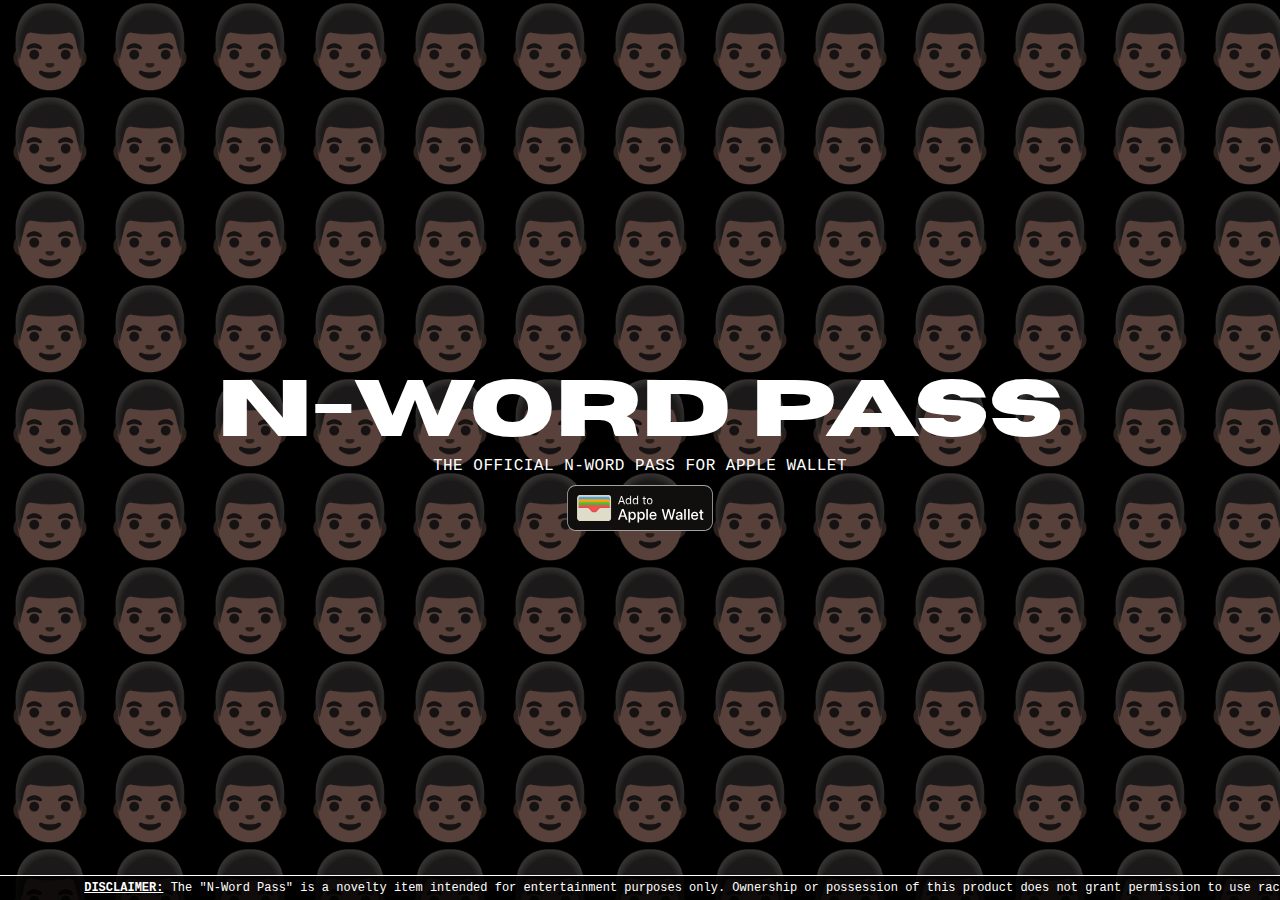
<file: index.html>
<!DOCTYPE html>
<html lang="en">
    <head>
        <meta charset="UTF-8">
        <meta name="viewport" content="width=device-width, initial-scale=1.0">
        <title>N-Word Pass</title>
        <link rel="stylesheet" href="style.css">
        <link rel="icon" href="assets/favicon.ico">
    </head>

    <body>
        <div class="background">
            <p class="background-emojis">👨🏿👨🏿👨🏿👨🏿👨🏿👨🏿👨🏿👨🏿👨🏿👨🏿👨🏿👨🏿👨🏿👨🏿👨🏿👨🏿👨🏿👨🏿👨🏿👨🏿👨🏿👨🏿👨🏿👨🏿👨🏿👨🏿👨🏿👨🏿👨🏿👨🏿👨🏿👨🏿👨🏿👨🏿👨🏿👨🏿👨🏿👨🏿👨🏿👨🏿👨🏿👨🏿👨🏿👨🏿👨🏿👨🏿👨🏿👨🏿👨🏿👨🏿👨🏿👨🏿👨🏿👨🏿👨🏿👨🏿👨🏿👨🏿👨🏿👨🏿👨🏿👨🏿👨🏿👨🏿👨🏿👨🏿👨🏿👨🏿👨🏿👨🏿👨🏿👨🏿👨🏿👨🏿👨🏿👨🏿👨🏿👨🏿👨🏿👨🏿👨🏿👨🏿👨🏿👨🏿👨🏿👨🏿👨🏿👨🏿👨🏿👨🏿👨🏿👨🏿👨🏿👨🏿👨🏿👨🏿👨🏿👨🏿👨🏿👨🏿👨🏿👨🏿👨🏿👨🏿👨🏿👨🏿👨🏿👨🏿👨🏿👨🏿👨🏿👨🏿👨🏿👨🏿👨🏿👨🏿👨🏿👨🏿👨🏿👨🏿👨🏿👨🏿👨🏿👨🏿👨🏿👨🏿👨🏿👨🏿👨🏿👨🏿👨🏿👨🏿👨🏿👨🏿👨🏿👨🏿👨🏿👨🏿👨🏿👨🏿👨🏿👨🏿👨🏿👨🏿👨🏿👨🏿👨🏿👨🏿👨🏿👨🏿👨🏿👨🏿👨🏿👨🏿👨🏿👨🏿👨🏿👨🏿👨🏿👨🏿👨🏿👨🏿👨🏿👨🏿👨🏿👨🏿👨🏿👨🏿👨🏿👨🏿👨🏿👨🏿👨🏿👨🏿👨🏿👨🏿👨🏿👨🏿👨🏿👨🏿👨🏿👨🏿👨🏿👨🏿👨🏿👨🏿👨🏿👨🏿👨🏿👨🏿👨🏿👨🏿👨🏿👨🏿👨🏿👨🏿👨🏿👨🏿👨🏿👨🏿👨🏿👨🏿👨🏿👨🏿👨🏿👨🏿👨🏿👨🏿👨🏿👨🏿👨🏿👨🏿👨🏿👨🏿👨🏿👨🏿👨🏿👨🏿👨🏿👨🏿👨🏿👨🏿👨🏿👨🏿👨🏿👨🏿👨🏿👨🏿👨🏿👨🏿👨🏿👨🏿👨🏿👨🏿👨🏿👨🏿👨🏿👨🏿👨🏿👨🏿👨🏿👨🏿👨🏿👨🏿👨🏿👨🏿👨🏿👨🏿👨🏿👨🏿👨🏿👨🏿👨🏿👨🏿👨🏿👨🏿👨🏿👨🏿👨🏿👨🏿👨🏿👨🏿👨🏿👨🏿👨🏿👨🏿👨🏿👨🏿👨🏿👨🏿👨🏿👨🏿👨🏿👨🏿👨🏿👨🏿👨🏿👨🏿👨🏿👨🏿👨🏿👨🏿👨🏿👨🏿👨🏿👨🏿👨🏿👨🏿👨🏿👨🏿👨🏿👨🏿👨🏿👨🏿👨🏿👨🏿👨🏿👨🏿👨🏿👨🏿👨🏿👨🏿👨🏿👨🏿👨🏿👨🏿👨🏿👨🏿👨🏿👨🏿👨🏿👨🏿👨🏿👨🏿👨🏿👨🏿👨🏿👨🏿👨🏿👨🏿👨🏿👨🏿👨🏿👨🏿👨🏿👨🏿👨🏿👨🏿👨🏿👨🏿👨🏿👨🏿👨🏿👨🏿👨🏿👨🏿👨🏿👨🏿👨🏿👨🏿👨🏿👨🏿👨🏿👨🏿👨🏿👨🏿👨🏿👨🏿👨🏿👨🏿👨🏿👨🏿👨🏿👨🏿👨🏿👨🏿👨🏿👨🏿👨🏿👨🏿👨🏿👨🏿👨🏿👨🏿👨🏿👨🏿👨🏿👨🏿👨🏿👨🏿👨🏿👨🏿👨🏿👨🏿👨🏿👨🏿👨🏿👨🏿👨🏿👨🏿👨🏿👨🏿👨🏿👨🏿👨🏿👨🏿👨🏿👨🏿👨🏿👨🏿👨🏿👨🏿👨🏿👨🏿👨🏿👨🏿👨🏿👨🏿👨🏿👨🏿👨🏿👨🏿👨🏿👨🏿👨🏿👨🏿👨🏿👨🏿👨🏿👨🏿👨🏿👨🏿👨🏿👨🏿👨🏿👨🏿👨🏿👨🏿👨🏿👨🏿👨🏿👨🏿👨🏿👨🏿👨🏿👨🏿👨🏿👨🏿👨🏿👨🏿👨🏿👨🏿👨🏿👨🏿👨🏿👨🏿👨🏿👨🏿👨🏿👨🏿👨🏿👨🏿👨🏿👨🏿👨🏿👨🏿👨🏿👨🏿👨🏿👨🏿👨🏿👨🏿👨🏿👨🏿👨🏿👨🏿👨🏿👨🏿👨🏿👨🏿👨🏿👨🏿👨🏿👨🏿👨🏿👨🏿👨🏿👨🏿👨🏿👨🏿👨🏿👨🏿👨🏿👨🏿👨🏿👨🏿👨🏿👨🏿👨🏿👨🏿👨🏿👨🏿👨🏿👨🏿👨🏿👨🏿👨🏿👨🏿👨🏿👨🏿👨🏿👨🏿👨🏿👨🏿👨🏿👨🏿👨🏿👨🏿👨🏿👨🏿👨🏿👨🏿👨🏿👨🏿👨🏿👨🏿👨🏿👨🏿👨🏿👨🏿👨🏿👨🏿👨🏿👨🏿👨🏿👨🏿👨🏿👨🏿👨🏿👨🏿👨🏿👨🏿👨🏿👨🏿👨🏿👨🏿👨🏿👨🏿👨🏿👨🏿👨🏿👨🏿👨🏿👨🏿👨🏿👨🏿👨🏿👨🏿👨🏿👨🏿👨🏿👨🏿👨🏿👨🏿👨🏿👨🏿👨🏿👨🏿👨🏿👨🏿👨🏿👨🏿👨🏿👨🏿👨🏿👨🏿👨🏿👨🏿👨🏿👨🏿👨🏿👨🏿👨🏿👨🏿👨🏿👨🏿👨🏿👨🏿👨🏿👨🏿👨🏿👨🏿👨🏿👨🏿👨🏿👨🏿👨🏿👨🏿👨🏿👨🏿👨🏿👨🏿👨🏿👨🏿👨🏿👨🏿👨🏿👨🏿👨🏿👨🏿👨🏿👨🏿👨🏿👨🏿👨🏿👨🏿👨🏿👨🏿👨🏿👨🏿👨🏿👨🏿👨🏿👨🏿👨🏿👨🏿👨🏿👨🏿👨🏿👨🏿👨🏿👨🏿👨🏿👨🏿👨🏿👨🏿👨🏿👨🏿👨🏿👨🏿👨🏿👨🏿👨🏿👨🏿👨🏿👨🏿👨🏿👨🏿👨🏿👨🏿👨🏿👨🏿👨🏿👨🏿👨🏿👨🏿👨🏿👨🏿👨🏿👨🏿👨🏿👨🏿👨🏿👨🏿👨🏿👨🏿👨🏿👨🏿👨🏿</p>
            <p class="background-emojis">👨🏿👨🏿👨🏿👨🏿👨🏿👨🏿👨🏿👨🏿👨🏿👨🏿👨🏿👨🏿👨🏿👨🏿👨🏿👨🏿👨🏿👨🏿👨🏿👨🏿👨🏿👨🏿👨🏿👨🏿👨🏿👨🏿👨🏿👨🏿👨🏿👨🏿👨🏿👨🏿👨🏿👨🏿👨🏿👨🏿👨🏿👨🏿👨🏿👨🏿👨🏿👨🏿👨🏿👨🏿👨🏿👨🏿👨🏿👨🏿👨🏿👨🏿👨🏿👨🏿👨🏿👨🏿👨🏿👨🏿👨🏿👨🏿👨🏿👨🏿👨🏿👨🏿👨🏿👨🏿👨🏿👨🏿👨🏿👨🏿👨🏿👨🏿👨🏿👨🏿👨🏿👨🏿👨🏿👨🏿👨🏿👨🏿👨🏿👨🏿👨🏿👨🏿👨🏿👨🏿👨🏿👨🏿👨🏿👨🏿👨🏿👨🏿👨🏿👨🏿👨🏿👨🏿👨🏿👨🏿👨🏿👨🏿👨🏿👨🏿👨🏿👨🏿👨🏿👨🏿👨🏿👨🏿👨🏿👨🏿👨🏿👨🏿👨🏿👨🏿👨🏿👨🏿👨🏿👨🏿👨🏿👨🏿👨🏿👨🏿👨🏿👨🏿👨🏿👨🏿👨🏿👨🏿👨🏿👨🏿👨🏿👨🏿👨🏿👨🏿👨🏿👨🏿👨🏿👨🏿👨🏿👨🏿👨🏿👨🏿👨🏿👨🏿👨🏿👨🏿👨🏿👨🏿👨🏿👨🏿👨🏿👨🏿👨🏿👨🏿👨🏿👨🏿👨🏿👨🏿👨🏿👨🏿👨🏿👨🏿👨🏿👨🏿👨🏿👨🏿👨🏿👨🏿👨🏿👨🏿👨🏿👨🏿👨🏿👨🏿👨🏿👨🏿👨🏿👨🏿👨🏿👨🏿👨🏿👨🏿👨🏿👨🏿👨🏿👨🏿👨🏿👨🏿👨🏿👨🏿👨🏿👨🏿👨🏿👨🏿👨🏿👨🏿👨🏿👨🏿👨🏿👨🏿👨🏿👨🏿👨🏿👨🏿👨🏿👨🏿👨🏿👨🏿👨🏿👨🏿👨🏿👨🏿👨🏿👨🏿👨🏿👨🏿👨🏿👨🏿👨🏿👨🏿👨🏿👨🏿👨🏿👨🏿👨🏿👨🏿👨🏿👨🏿👨🏿👨🏿👨🏿👨🏿👨🏿👨🏿👨🏿👨🏿👨🏿👨🏿👨🏿👨🏿👨🏿👨🏿👨🏿👨🏿👨🏿👨🏿👨🏿👨🏿👨🏿👨🏿👨🏿👨🏿👨🏿👨🏿👨🏿👨🏿👨🏿👨🏿👨🏿👨🏿👨🏿👨🏿👨🏿👨🏿👨🏿👨🏿👨🏿👨🏿👨🏿👨🏿👨🏿👨🏿👨🏿👨🏿👨🏿👨🏿👨🏿👨🏿👨🏿👨🏿👨🏿👨🏿👨🏿👨🏿👨🏿👨🏿👨🏿👨🏿👨🏿👨🏿👨🏿👨🏿👨🏿👨🏿👨🏿👨🏿👨🏿👨🏿👨🏿👨🏿👨🏿👨🏿👨🏿👨🏿👨🏿👨🏿👨🏿👨🏿👨🏿👨🏿👨🏿👨🏿👨🏿👨🏿👨🏿👨🏿👨🏿👨🏿👨🏿👨🏿👨🏿👨🏿👨🏿👨🏿👨🏿👨🏿👨🏿👨🏿👨🏿👨🏿👨🏿👨🏿👨🏿👨🏿👨🏿👨🏿👨🏿👨🏿👨🏿👨🏿👨🏿👨🏿👨🏿👨🏿👨🏿👨🏿👨🏿👨🏿👨🏿👨🏿👨🏿👨🏿👨🏿👨🏿👨🏿👨🏿👨🏿👨🏿👨🏿👨🏿👨🏿👨🏿👨🏿👨🏿👨🏿👨🏿👨🏿👨🏿👨🏿👨🏿👨🏿👨🏿👨🏿👨🏿👨🏿👨🏿👨🏿👨🏿👨🏿👨🏿👨🏿👨🏿👨🏿👨🏿👨🏿👨🏿👨🏿👨🏿👨🏿👨🏿👨🏿👨🏿👨🏿👨🏿👨🏿👨🏿👨🏿👨🏿👨🏿👨🏿👨🏿👨🏿👨🏿👨🏿👨🏿👨🏿👨🏿👨🏿👨🏿👨🏿👨🏿👨🏿👨🏿👨🏿👨🏿👨🏿👨🏿👨🏿👨🏿👨🏿👨🏿👨🏿👨🏿👨🏿👨🏿👨🏿👨🏿👨🏿👨🏿👨🏿👨🏿👨🏿👨🏿👨🏿👨🏿👨🏿👨🏿👨🏿👨🏿👨🏿👨🏿👨🏿👨🏿👨🏿👨🏿👨🏿👨🏿👨🏿👨🏿👨🏿👨🏿👨🏿👨🏿👨🏿👨🏿👨🏿👨🏿👨🏿👨🏿👨🏿👨🏿👨🏿👨🏿👨🏿👨🏿👨🏿👨🏿👨🏿👨🏿👨🏿👨🏿👨🏿👨🏿👨🏿👨🏿👨🏿👨🏿👨🏿👨🏿👨🏿👨🏿👨🏿👨🏿👨🏿👨🏿👨🏿👨🏿👨🏿👨🏿👨🏿👨🏿👨🏿👨🏿👨🏿👨🏿👨🏿👨🏿👨🏿👨🏿👨🏿👨🏿👨🏿👨🏿👨🏿👨🏿👨🏿👨🏿👨🏿👨🏿👨🏿👨🏿👨🏿👨🏿👨🏿👨🏿👨🏿👨🏿👨🏿👨🏿👨🏿👨🏿👨🏿👨🏿👨🏿👨🏿👨🏿👨🏿👨🏿👨🏿👨🏿👨🏿👨🏿👨🏿👨🏿👨🏿👨🏿👨🏿👨🏿👨🏿👨🏿👨🏿👨🏿👨🏿👨🏿👨🏿👨🏿👨🏿👨🏿👨🏿👨🏿👨🏿👨🏿👨🏿👨🏿👨🏿👨🏿👨🏿👨🏿👨🏿👨🏿👨🏿👨🏿👨🏿👨🏿👨🏿👨🏿👨🏿👨🏿👨🏿👨🏿👨🏿👨🏿👨🏿👨🏿👨🏿👨🏿👨🏿👨🏿👨🏿👨🏿👨🏿👨🏿👨🏿👨🏿👨🏿👨🏿👨🏿👨🏿👨🏿👨🏿👨🏿👨🏿👨🏿👨🏿👨🏿👨🏿👨🏿👨🏿👨🏿👨🏿👨🏿👨🏿👨🏿👨🏿👨🏿👨🏿👨🏿👨🏿👨🏿👨🏿👨🏿👨🏿👨🏿👨🏿👨🏿👨🏿👨🏿👨🏿👨🏿👨🏿👨🏿👨🏿👨🏿👨🏿👨🏿👨🏿👨🏿👨🏿👨🏿👨🏿👨🏿👨🏿👨🏿👨🏿👨🏿👨🏿👨🏿👨🏿👨🏿👨🏿👨🏿👨🏿👨🏿👨🏿👨🏿👨🏿👨🏿👨🏿👨🏿👨🏿👨🏿</p>
            <p class="background-emojis">👨🏿👨🏿👨🏿👨🏿👨🏿👨🏿👨🏿👨🏿👨🏿👨🏿👨🏿👨🏿👨🏿👨🏿👨🏿👨🏿👨🏿👨🏿👨🏿👨🏿👨🏿👨🏿👨🏿👨🏿👨🏿👨🏿👨🏿👨🏿👨🏿👨🏿👨🏿👨🏿👨🏿👨🏿👨🏿👨🏿👨🏿👨🏿👨🏿👨🏿👨🏿👨🏿👨🏿👨🏿👨🏿👨🏿👨🏿👨🏿👨🏿👨🏿👨🏿👨🏿👨🏿👨🏿👨🏿👨🏿👨🏿👨🏿👨🏿👨🏿👨🏿👨🏿👨🏿👨🏿👨🏿👨🏿👨🏿👨🏿👨🏿👨🏿👨🏿👨🏿👨🏿👨🏿👨🏿👨🏿👨🏿👨🏿👨🏿👨🏿👨🏿👨🏿👨🏿👨🏿👨🏿👨🏿👨🏿👨🏿👨🏿👨🏿👨🏿👨🏿👨🏿👨🏿👨🏿👨🏿👨🏿👨🏿👨🏿👨🏿👨🏿👨🏿👨🏿👨🏿👨🏿👨🏿👨🏿👨🏿👨🏿👨🏿👨🏿👨🏿👨🏿👨🏿👨🏿👨🏿👨🏿👨🏿👨🏿👨🏿👨🏿👨🏿👨🏿👨🏿👨🏿👨🏿👨🏿👨🏿👨🏿👨🏿👨🏿👨🏿👨🏿👨🏿👨🏿👨🏿👨🏿👨🏿👨🏿👨🏿👨🏿👨🏿👨🏿👨🏿👨🏿👨🏿👨🏿👨🏿👨🏿👨🏿👨🏿👨🏿👨🏿👨🏿👨🏿👨🏿👨🏿👨🏿👨🏿👨🏿👨🏿👨🏿👨🏿👨🏿👨🏿👨🏿👨🏿👨🏿👨🏿👨🏿👨🏿👨🏿👨🏿👨🏿👨🏿👨🏿👨🏿👨🏿👨🏿👨🏿👨🏿👨🏿👨🏿👨🏿👨🏿👨🏿👨🏿👨🏿👨🏿👨🏿👨🏿👨🏿👨🏿👨🏿👨🏿👨🏿👨🏿👨🏿👨🏿👨🏿👨🏿👨🏿👨🏿👨🏿👨🏿👨🏿👨🏿👨🏿👨🏿👨🏿👨🏿👨🏿👨🏿👨🏿👨🏿👨🏿👨🏿👨🏿👨🏿👨🏿👨🏿👨🏿👨🏿👨🏿👨🏿👨🏿👨🏿👨🏿👨🏿👨🏿👨🏿👨🏿👨🏿👨🏿👨🏿👨🏿👨🏿👨🏿👨🏿👨🏿👨🏿👨🏿👨🏿👨🏿👨🏿👨🏿👨🏿👨🏿👨🏿👨🏿👨🏿👨🏿👨🏿👨🏿👨🏿👨🏿👨🏿👨🏿👨🏿👨🏿👨🏿👨🏿👨🏿👨🏿👨🏿👨🏿👨🏿👨🏿👨🏿👨🏿👨🏿👨🏿👨🏿👨🏿👨🏿👨🏿👨🏿👨🏿👨🏿👨🏿👨🏿👨🏿👨🏿👨🏿👨🏿👨🏿👨🏿👨🏿👨🏿👨🏿👨🏿👨🏿👨🏿👨🏿👨🏿👨🏿👨🏿👨🏿👨🏿👨🏿👨🏿👨🏿👨🏿👨🏿👨🏿👨🏿👨🏿👨🏿👨🏿👨🏿👨🏿👨🏿👨🏿👨🏿👨🏿👨🏿👨🏿👨🏿👨🏿👨🏿👨🏿👨🏿👨🏿👨🏿👨🏿👨🏿👨🏿👨🏿👨🏿👨🏿👨🏿👨🏿👨🏿👨🏿👨🏿👨🏿👨🏿👨🏿👨🏿👨🏿👨🏿👨🏿👨🏿👨🏿👨🏿👨🏿👨🏿👨🏿👨🏿👨🏿👨🏿👨🏿👨🏿👨🏿👨🏿👨🏿👨🏿👨🏿👨🏿👨🏿👨🏿👨🏿👨🏿👨🏿👨🏿👨🏿👨🏿👨🏿👨🏿👨🏿👨🏿👨🏿👨🏿👨🏿👨🏿👨🏿👨🏿👨🏿👨🏿👨🏿👨🏿👨🏿👨🏿👨🏿👨🏿👨🏿👨🏿👨🏿👨🏿👨🏿👨🏿👨🏿👨🏿👨🏿👨🏿👨🏿👨🏿👨🏿👨🏿👨🏿👨🏿👨🏿👨🏿👨🏿👨🏿👨🏿👨🏿👨🏿👨🏿👨🏿👨🏿👨🏿👨🏿👨🏿👨🏿👨🏿👨🏿👨🏿👨🏿👨🏿👨🏿👨🏿👨🏿👨🏿👨🏿👨🏿👨🏿👨🏿👨🏿👨🏿👨🏿👨🏿👨🏿👨🏿👨🏿👨🏿👨🏿👨🏿👨🏿👨🏿👨🏿👨🏿👨🏿👨🏿👨🏿👨🏿👨🏿👨🏿👨🏿👨🏿👨🏿👨🏿👨🏿👨🏿👨🏿👨🏿👨🏿👨🏿👨🏿👨🏿👨🏿👨🏿👨🏿👨🏿👨🏿👨🏿👨🏿👨🏿👨🏿👨🏿👨🏿👨🏿👨🏿👨🏿👨🏿👨🏿👨🏿👨🏿👨🏿👨🏿👨🏿👨🏿👨🏿👨🏿👨🏿👨🏿👨🏿👨🏿👨🏿👨🏿👨🏿👨🏿👨🏿👨🏿👨🏿👨🏿👨🏿👨🏿👨🏿👨🏿👨🏿👨🏿👨🏿👨🏿👨🏿👨🏿👨🏿👨🏿👨🏿👨🏿👨🏿👨🏿👨🏿👨🏿👨🏿👨🏿👨🏿👨🏿👨🏿👨🏿👨🏿👨🏿👨🏿👨🏿👨🏿👨🏿👨🏿👨🏿👨🏿👨🏿👨🏿👨🏿👨🏿👨🏿👨🏿👨🏿👨🏿👨🏿👨🏿👨🏿👨🏿👨🏿👨🏿👨🏿👨🏿👨🏿👨🏿👨🏿👨🏿👨🏿👨🏿👨🏿👨🏿👨🏿👨🏿👨🏿👨🏿👨🏿👨🏿👨🏿👨🏿👨🏿👨🏿👨🏿👨🏿👨🏿👨🏿👨🏿👨🏿👨🏿👨🏿👨🏿👨🏿👨🏿👨🏿👨🏿👨🏿👨🏿👨🏿👨🏿👨🏿👨🏿👨🏿👨🏿👨🏿👨🏿👨🏿👨🏿👨🏿👨🏿👨🏿👨🏿👨🏿👨🏿👨🏿👨🏿👨🏿👨🏿👨🏿👨🏿👨🏿👨🏿👨🏿👨🏿👨🏿👨🏿👨🏿👨🏿👨🏿👨🏿👨🏿👨🏿👨🏿👨🏿👨🏿👨🏿👨🏿👨🏿👨🏿👨🏿👨🏿👨🏿👨🏿👨🏿👨🏿👨🏿👨🏿👨🏿👨🏿👨🏿👨🏿👨🏿👨🏿👨🏿👨🏿👨🏿👨🏿👨🏿👨🏿👨🏿👨🏿👨🏿👨🏿👨🏿👨🏿👨🏿👨🏿👨🏿👨🏿</p>
            <p class="background-emojis">👨🏿👨🏿👨🏿👨🏿👨🏿👨🏿👨🏿👨🏿👨🏿👨🏿👨🏿👨🏿👨🏿👨🏿👨🏿👨🏿👨🏿👨🏿👨🏿👨🏿👨🏿👨🏿👨🏿👨🏿👨🏿👨🏿👨🏿👨🏿👨🏿👨🏿👨🏿👨🏿👨🏿👨🏿👨🏿👨🏿👨🏿👨🏿👨🏿👨🏿👨🏿👨🏿👨🏿👨🏿👨🏿👨🏿👨🏿👨🏿👨🏿👨🏿👨🏿👨🏿👨🏿👨🏿👨🏿👨🏿👨🏿👨🏿👨🏿👨🏿👨🏿👨🏿👨🏿👨🏿👨🏿👨🏿👨🏿👨🏿👨🏿👨🏿👨🏿👨🏿👨🏿👨🏿👨🏿👨🏿👨🏿👨🏿👨🏿👨🏿👨🏿👨🏿👨🏿👨🏿👨🏿👨🏿👨🏿👨🏿👨🏿👨🏿👨🏿👨🏿👨🏿👨🏿👨🏿👨🏿👨🏿👨🏿👨🏿👨🏿👨🏿👨🏿👨🏿👨🏿👨🏿👨🏿👨🏿👨🏿👨🏿👨🏿👨🏿👨🏿👨🏿👨🏿👨🏿👨🏿👨🏿👨🏿👨🏿👨🏿👨🏿👨🏿👨🏿👨🏿👨🏿👨🏿👨🏿👨🏿👨🏿👨🏿👨🏿👨🏿👨🏿👨🏿👨🏿👨🏿👨🏿👨🏿👨🏿👨🏿👨🏿👨🏿👨🏿👨🏿👨🏿👨🏿👨🏿👨🏿👨🏿👨🏿👨🏿👨🏿👨🏿👨🏿👨🏿👨🏿👨🏿👨🏿👨🏿👨🏿👨🏿👨🏿👨🏿👨🏿👨🏿👨🏿👨🏿👨🏿👨🏿👨🏿👨🏿👨🏿👨🏿👨🏿👨🏿👨🏿👨🏿👨🏿👨🏿👨🏿👨🏿👨🏿👨🏿👨🏿👨🏿👨🏿👨🏿👨🏿👨🏿👨🏿👨🏿👨🏿👨🏿👨🏿👨🏿👨🏿👨🏿👨🏿👨🏿👨🏿👨🏿👨🏿👨🏿👨🏿👨🏿👨🏿👨🏿👨🏿👨🏿👨🏿👨🏿👨🏿👨🏿👨🏿👨🏿👨🏿👨🏿👨🏿👨🏿👨🏿👨🏿👨🏿👨🏿👨🏿👨🏿👨🏿👨🏿👨🏿👨🏿👨🏿👨🏿👨🏿👨🏿👨🏿👨🏿👨🏿👨🏿👨🏿👨🏿👨🏿👨🏿👨🏿👨🏿👨🏿👨🏿👨🏿👨🏿👨🏿👨🏿👨🏿👨🏿👨🏿👨🏿👨🏿👨🏿👨🏿👨🏿👨🏿👨🏿👨🏿👨🏿👨🏿👨🏿👨🏿👨🏿👨🏿👨🏿👨🏿👨🏿👨🏿👨🏿👨🏿👨🏿👨🏿👨🏿👨🏿👨🏿👨🏿👨🏿👨🏿👨🏿👨🏿👨🏿👨🏿👨🏿👨🏿👨🏿👨🏿👨🏿👨🏿👨🏿👨🏿👨🏿👨🏿👨🏿👨🏿👨🏿👨🏿👨🏿👨🏿👨🏿👨🏿👨🏿👨🏿👨🏿👨🏿👨🏿👨🏿👨🏿👨🏿👨🏿👨🏿👨🏿👨🏿👨🏿👨🏿👨🏿👨🏿👨🏿👨🏿👨🏿👨🏿👨🏿👨🏿👨🏿👨🏿👨🏿👨🏿👨🏿👨🏿👨🏿👨🏿👨🏿👨🏿👨🏿👨🏿👨🏿👨🏿👨🏿👨🏿👨🏿👨🏿👨🏿👨🏿👨🏿👨🏿👨🏿👨🏿👨🏿👨🏿👨🏿👨🏿👨🏿👨🏿👨🏿👨🏿👨🏿👨🏿👨🏿👨🏿👨🏿👨🏿👨🏿👨🏿👨🏿👨🏿👨🏿👨🏿👨🏿👨🏿👨🏿👨🏿👨🏿👨🏿👨🏿👨🏿👨🏿👨🏿👨🏿👨🏿👨🏿👨🏿👨🏿👨🏿👨🏿👨🏿👨🏿👨🏿👨🏿👨🏿👨🏿👨🏿👨🏿👨🏿👨🏿👨🏿👨🏿👨🏿👨🏿👨🏿👨🏿👨🏿👨🏿👨🏿👨🏿👨🏿👨🏿👨🏿👨🏿👨🏿👨🏿👨🏿👨🏿👨🏿👨🏿👨🏿👨🏿👨🏿👨🏿👨🏿👨🏿👨🏿👨🏿👨🏿👨🏿👨🏿👨🏿👨🏿👨🏿👨🏿👨🏿👨🏿👨🏿👨🏿👨🏿👨🏿👨🏿👨🏿👨🏿👨🏿👨🏿👨🏿👨🏿👨🏿👨🏿👨🏿👨🏿👨🏿👨🏿👨🏿👨🏿👨🏿👨🏿👨🏿👨🏿👨🏿👨🏿👨🏿👨🏿👨🏿👨🏿👨🏿👨🏿👨🏿👨🏿👨🏿👨🏿👨🏿👨🏿👨🏿👨🏿👨🏿👨🏿👨🏿👨🏿👨🏿👨🏿👨🏿👨🏿👨🏿👨🏿👨🏿👨🏿👨🏿👨🏿👨🏿👨🏿👨🏿👨🏿👨🏿👨🏿👨🏿👨🏿👨🏿👨🏿👨🏿👨🏿👨🏿👨🏿👨🏿👨🏿👨🏿👨🏿👨🏿👨🏿👨🏿👨🏿👨🏿👨🏿👨🏿👨🏿👨🏿👨🏿👨🏿👨🏿👨🏿👨🏿👨🏿👨🏿👨🏿👨🏿👨🏿👨🏿👨🏿👨🏿👨🏿👨🏿👨🏿👨🏿👨🏿👨🏿👨🏿👨🏿👨🏿👨🏿👨🏿👨🏿👨🏿👨🏿👨🏿👨🏿👨🏿👨🏿👨🏿👨🏿👨🏿👨🏿👨🏿👨🏿👨🏿👨🏿👨🏿👨🏿👨🏿👨🏿👨🏿👨🏿👨🏿👨🏿👨🏿👨🏿👨🏿👨🏿👨🏿👨🏿👨🏿👨🏿👨🏿👨🏿👨🏿👨🏿👨🏿👨🏿👨🏿👨🏿👨🏿👨🏿👨🏿👨🏿👨🏿👨🏿👨🏿👨🏿👨🏿👨🏿👨🏿👨🏿👨🏿👨🏿👨🏿👨🏿👨🏿👨🏿👨🏿👨🏿👨🏿👨🏿👨🏿👨🏿👨🏿👨🏿👨🏿👨🏿👨🏿👨🏿👨🏿👨🏿👨🏿👨🏿👨🏿👨🏿👨🏿👨🏿👨🏿👨🏿👨🏿👨🏿👨🏿👨🏿👨🏿👨🏿👨🏿👨🏿👨🏿👨🏿👨🏿👨🏿👨🏿👨🏿👨🏿👨🏿👨🏿👨🏿👨🏿👨🏿👨🏿👨🏿👨🏿👨🏿👨🏿👨🏿👨🏿👨🏿👨🏿👨🏿👨🏿👨🏿👨🏿👨🏿</p>
            <p class="background-emojis">👨🏿👨🏿👨🏿👨🏿👨🏿👨🏿👨🏿👨🏿👨🏿👨🏿👨🏿👨🏿👨🏿👨🏿👨🏿👨🏿👨🏿👨🏿👨🏿👨🏿👨🏿👨🏿👨🏿👨🏿👨🏿👨🏿👨🏿👨🏿👨🏿👨🏿👨🏿👨🏿👨🏿👨🏿👨🏿👨🏿👨🏿👨🏿👨🏿👨🏿👨🏿👨🏿👨🏿👨🏿👨🏿👨🏿👨🏿👨🏿👨🏿👨🏿👨🏿👨🏿👨🏿👨🏿👨🏿👨🏿👨🏿👨🏿👨🏿👨🏿👨🏿👨🏿👨🏿👨🏿👨🏿👨🏿👨🏿👨🏿👨🏿👨🏿👨🏿👨🏿👨🏿👨🏿👨🏿👨🏿👨🏿👨🏿👨🏿👨🏿👨🏿👨🏿👨🏿👨🏿👨🏿👨🏿👨🏿👨🏿👨🏿👨🏿👨🏿👨🏿👨🏿👨🏿👨🏿👨🏿👨🏿👨🏿👨🏿👨🏿👨🏿👨🏿👨🏿👨🏿👨🏿👨🏿👨🏿👨🏿👨🏿👨🏿👨🏿👨🏿👨🏿👨🏿👨🏿👨🏿👨🏿👨🏿👨🏿👨🏿👨🏿👨🏿👨🏿👨🏿👨🏿👨🏿👨🏿👨🏿👨🏿👨🏿👨🏿👨🏿👨🏿👨🏿👨🏿👨🏿👨🏿👨🏿👨🏿👨🏿👨🏿👨🏿👨🏿👨🏿👨🏿👨🏿👨🏿👨🏿👨🏿👨🏿👨🏿👨🏿👨🏿👨🏿👨🏿👨🏿👨🏿👨🏿👨🏿👨🏿👨🏿👨🏿👨🏿👨🏿👨🏿👨🏿👨🏿👨🏿👨🏿👨🏿👨🏿👨🏿👨🏿👨🏿👨🏿👨🏿👨🏿👨🏿👨🏿👨🏿👨🏿👨🏿👨🏿👨🏿👨🏿👨🏿👨🏿👨🏿👨🏿👨🏿👨🏿👨🏿👨🏿👨🏿👨🏿👨🏿👨🏿👨🏿👨🏿👨🏿👨🏿👨🏿👨🏿👨🏿👨🏿👨🏿👨🏿👨🏿👨🏿👨🏿👨🏿👨🏿👨🏿👨🏿👨🏿👨🏿👨🏿👨🏿👨🏿👨🏿👨🏿👨🏿👨🏿👨🏿👨🏿👨🏿👨🏿👨🏿👨🏿👨🏿👨🏿👨🏿👨🏿👨🏿👨🏿👨🏿👨🏿👨🏿👨🏿👨🏿👨🏿👨🏿👨🏿👨🏿👨🏿👨🏿👨🏿👨🏿👨🏿👨🏿👨🏿👨🏿👨🏿👨🏿👨🏿👨🏿👨🏿👨🏿👨🏿👨🏿👨🏿👨🏿👨🏿👨🏿👨🏿👨🏿👨🏿👨🏿👨🏿👨🏿👨🏿👨🏿👨🏿👨🏿👨🏿👨🏿👨🏿👨🏿👨🏿👨🏿👨🏿👨🏿👨🏿👨🏿👨🏿👨🏿👨🏿👨🏿👨🏿👨🏿👨🏿👨🏿👨🏿👨🏿👨🏿👨🏿👨🏿👨🏿👨🏿👨🏿👨🏿👨🏿👨🏿👨🏿👨🏿👨🏿👨🏿👨🏿👨🏿👨🏿👨🏿👨🏿👨🏿👨🏿👨🏿👨🏿👨🏿👨🏿👨🏿👨🏿👨🏿👨🏿👨🏿👨🏿👨🏿👨🏿👨🏿👨🏿👨🏿👨🏿👨🏿👨🏿👨🏿👨🏿👨🏿👨🏿👨🏿👨🏿👨🏿👨🏿👨🏿👨🏿👨🏿👨🏿👨🏿👨🏿👨🏿👨🏿👨🏿👨🏿👨🏿👨🏿👨🏿👨🏿👨🏿👨🏿👨🏿👨🏿👨🏿👨🏿👨🏿👨🏿👨🏿👨🏿👨🏿👨🏿👨🏿👨🏿👨🏿👨🏿👨🏿👨🏿👨🏿👨🏿👨🏿👨🏿👨🏿👨🏿👨🏿👨🏿👨🏿👨🏿👨🏿👨🏿👨🏿👨🏿👨🏿👨🏿👨🏿👨🏿👨🏿👨🏿👨🏿👨🏿👨🏿👨🏿👨🏿👨🏿👨🏿👨🏿👨🏿👨🏿👨🏿👨🏿👨🏿👨🏿👨🏿👨🏿👨🏿👨🏿👨🏿👨🏿👨🏿👨🏿👨🏿👨🏿👨🏿👨🏿👨🏿👨🏿👨🏿👨🏿👨🏿👨🏿👨🏿👨🏿👨🏿👨🏿👨🏿👨🏿👨🏿👨🏿👨🏿👨🏿👨🏿👨🏿👨🏿👨🏿👨🏿👨🏿👨🏿👨🏿👨🏿👨🏿👨🏿👨🏿👨🏿👨🏿👨🏿👨🏿👨🏿👨🏿👨🏿👨🏿👨🏿👨🏿👨🏿👨🏿👨🏿👨🏿👨🏿👨🏿👨🏿👨🏿👨🏿👨🏿👨🏿👨🏿👨🏿👨🏿👨🏿👨🏿👨🏿👨🏿👨🏿👨🏿👨🏿👨🏿👨🏿👨🏿👨🏿👨🏿👨🏿👨🏿👨🏿👨🏿👨🏿👨🏿👨🏿👨🏿👨🏿👨🏿👨🏿👨🏿👨🏿👨🏿👨🏿👨🏿👨🏿👨🏿👨🏿👨🏿👨🏿👨🏿👨🏿👨🏿👨🏿👨🏿👨🏿👨🏿👨🏿👨🏿👨🏿👨🏿👨🏿👨🏿👨🏿👨🏿👨🏿👨🏿👨🏿👨🏿👨🏿👨🏿👨🏿👨🏿👨🏿👨🏿👨🏿👨🏿👨🏿👨🏿👨🏿👨🏿👨🏿👨🏿👨🏿👨🏿👨🏿👨🏿👨🏿👨🏿👨🏿👨🏿👨🏿👨🏿👨🏿👨🏿👨🏿👨🏿👨🏿👨🏿👨🏿👨🏿👨🏿👨🏿👨🏿👨🏿👨🏿👨🏿👨🏿👨🏿👨🏿👨🏿👨🏿👨🏿👨🏿👨🏿👨🏿👨🏿👨🏿👨🏿👨🏿👨🏿👨🏿👨🏿👨🏿👨🏿👨🏿👨🏿👨🏿👨🏿👨🏿👨🏿👨🏿👨🏿👨🏿👨🏿👨🏿👨🏿👨🏿👨🏿👨🏿👨🏿👨🏿👨🏿👨🏿👨🏿👨🏿👨🏿👨🏿👨🏿👨🏿👨🏿👨🏿👨🏿👨🏿👨🏿👨🏿👨🏿👨🏿👨🏿👨🏿👨🏿👨🏿👨🏿👨🏿👨🏿👨🏿👨🏿👨🏿👨🏿👨🏿👨🏿👨🏿👨🏿👨🏿👨🏿👨🏿👨🏿👨🏿👨🏿👨🏿👨🏿👨🏿👨🏿👨🏿👨🏿👨🏿👨🏿👨🏿👨🏿👨🏿👨🏿👨🏿👨🏿👨🏿👨🏿👨🏿</p>
            <p class="background-emojis">👨🏿👨🏿👨🏿👨🏿👨🏿👨🏿👨🏿👨🏿👨🏿👨🏿👨🏿👨🏿👨🏿👨🏿👨🏿👨🏿👨🏿👨🏿👨🏿👨🏿👨🏿👨🏿👨🏿👨🏿👨🏿👨🏿👨🏿👨🏿👨🏿👨🏿👨🏿👨🏿👨🏿👨🏿👨🏿👨🏿👨🏿👨🏿👨🏿👨🏿👨🏿👨🏿👨🏿👨🏿👨🏿👨🏿👨🏿👨🏿👨🏿👨🏿👨🏿👨🏿👨🏿👨🏿👨🏿👨🏿👨🏿👨🏿👨🏿👨🏿👨🏿👨🏿👨🏿👨🏿👨🏿👨🏿👨🏿👨🏿👨🏿👨🏿👨🏿👨🏿👨🏿👨🏿👨🏿👨🏿👨🏿👨🏿👨🏿👨🏿👨🏿👨🏿👨🏿👨🏿👨🏿👨🏿👨🏿👨🏿👨🏿👨🏿👨🏿👨🏿👨🏿👨🏿👨🏿👨🏿👨🏿👨🏿👨🏿👨🏿👨🏿👨🏿👨🏿👨🏿👨🏿👨🏿👨🏿👨🏿👨🏿👨🏿👨🏿👨🏿👨🏿👨🏿👨🏿👨🏿👨🏿👨🏿👨🏿👨🏿👨🏿👨🏿👨🏿👨🏿👨🏿👨🏿👨🏿👨🏿👨🏿👨🏿👨🏿👨🏿👨🏿👨🏿👨🏿👨🏿👨🏿👨🏿👨🏿👨🏿👨🏿👨🏿👨🏿👨🏿👨🏿👨🏿👨🏿👨🏿👨🏿👨🏿👨🏿👨🏿👨🏿👨🏿👨🏿👨🏿👨🏿👨🏿👨🏿👨🏿👨🏿👨🏿👨🏿👨🏿👨🏿👨🏿👨🏿👨🏿👨🏿👨🏿👨🏿👨🏿👨🏿👨🏿👨🏿👨🏿👨🏿👨🏿👨🏿👨🏿👨🏿👨🏿👨🏿👨🏿👨🏿👨🏿👨🏿👨🏿👨🏿👨🏿👨🏿👨🏿👨🏿👨🏿👨🏿👨🏿👨🏿👨🏿👨🏿👨🏿👨🏿👨🏿👨🏿👨🏿👨🏿👨🏿👨🏿👨🏿👨🏿👨🏿👨🏿👨🏿👨🏿👨🏿👨🏿👨🏿👨🏿👨🏿👨🏿👨🏿👨🏿👨🏿👨🏿👨🏿👨🏿👨🏿👨🏿👨🏿👨🏿👨🏿👨🏿👨🏿👨🏿👨🏿👨🏿👨🏿👨🏿👨🏿👨🏿👨🏿👨🏿👨🏿👨🏿👨🏿👨🏿👨🏿👨🏿👨🏿👨🏿👨🏿👨🏿👨🏿👨🏿👨🏿👨🏿👨🏿👨🏿👨🏿👨🏿👨🏿👨🏿👨🏿👨🏿👨🏿👨🏿👨🏿👨🏿👨🏿👨🏿👨🏿👨🏿👨🏿👨🏿👨🏿👨🏿👨🏿👨🏿👨🏿👨🏿👨🏿👨🏿👨🏿👨🏿👨🏿👨🏿👨🏿👨🏿👨🏿👨🏿👨🏿👨🏿👨🏿👨🏿👨🏿👨🏿👨🏿👨🏿👨🏿👨🏿👨🏿👨🏿👨🏿👨🏿👨🏿👨🏿👨🏿👨🏿👨🏿👨🏿👨🏿👨🏿👨🏿👨🏿👨🏿👨🏿👨🏿👨🏿👨🏿👨🏿👨🏿👨🏿👨🏿👨🏿👨🏿👨🏿👨🏿👨🏿👨🏿👨🏿👨🏿👨🏿👨🏿👨🏿👨🏿👨🏿👨🏿👨🏿👨🏿👨🏿👨🏿👨🏿👨🏿👨🏿👨🏿👨🏿👨🏿👨🏿👨🏿👨🏿👨🏿👨🏿👨🏿👨🏿👨🏿👨🏿👨🏿👨🏿👨🏿👨🏿👨🏿👨🏿👨🏿👨🏿👨🏿👨🏿👨🏿👨🏿👨🏿👨🏿👨🏿👨🏿👨🏿👨🏿👨🏿👨🏿👨🏿👨🏿👨🏿👨🏿👨🏿👨🏿👨🏿👨🏿👨🏿👨🏿👨🏿👨🏿👨🏿👨🏿👨🏿👨🏿👨🏿👨🏿👨🏿👨🏿👨🏿👨🏿👨🏿👨🏿👨🏿👨🏿👨🏿👨🏿👨🏿👨🏿👨🏿👨🏿👨🏿👨🏿👨🏿👨🏿👨🏿👨🏿👨🏿👨🏿👨🏿👨🏿👨🏿👨🏿👨🏿👨🏿👨🏿👨🏿👨🏿👨🏿👨🏿👨🏿👨🏿👨🏿👨🏿👨🏿👨🏿👨🏿👨🏿👨🏿👨🏿👨🏿👨🏿👨🏿👨🏿👨🏿👨🏿👨🏿👨🏿👨🏿👨🏿👨🏿👨🏿👨🏿👨🏿👨🏿👨🏿👨🏿👨🏿👨🏿👨🏿👨🏿👨🏿👨🏿👨🏿👨🏿👨🏿👨🏿👨🏿👨🏿👨🏿👨🏿👨🏿👨🏿👨🏿👨🏿👨🏿👨🏿👨🏿👨🏿👨🏿👨🏿👨🏿👨🏿👨🏿👨🏿👨🏿👨🏿👨🏿👨🏿👨🏿👨🏿👨🏿👨🏿👨🏿👨🏿👨🏿👨🏿👨🏿👨🏿👨🏿👨🏿👨🏿👨🏿👨🏿👨🏿👨🏿👨🏿👨🏿👨🏿👨🏿👨🏿👨🏿👨🏿👨🏿👨🏿👨🏿👨🏿👨🏿👨🏿👨🏿👨🏿👨🏿👨🏿👨🏿👨🏿👨🏿👨🏿👨🏿👨🏿👨🏿👨🏿👨🏿👨🏿👨🏿👨🏿👨🏿👨🏿👨🏿👨🏿👨🏿👨🏿👨🏿👨🏿👨🏿👨🏿👨🏿👨🏿👨🏿👨🏿👨🏿👨🏿👨🏿👨🏿👨🏿👨🏿👨🏿👨🏿👨🏿👨🏿👨🏿👨🏿👨🏿👨🏿👨🏿👨🏿👨🏿👨🏿👨🏿👨🏿👨🏿👨🏿👨🏿👨🏿👨🏿👨🏿👨🏿👨🏿👨🏿👨🏿👨🏿👨🏿👨🏿👨🏿👨🏿👨🏿👨🏿👨🏿👨🏿👨🏿👨🏿👨🏿👨🏿👨🏿👨🏿👨🏿👨🏿👨🏿👨🏿👨🏿👨🏿👨🏿👨🏿👨🏿👨🏿👨🏿👨🏿👨🏿👨🏿👨🏿👨🏿👨🏿👨🏿👨🏿👨🏿👨🏿👨🏿👨🏿👨🏿👨🏿👨🏿👨🏿👨🏿👨🏿👨🏿👨🏿👨🏿👨🏿👨🏿👨🏿👨🏿👨🏿👨🏿👨🏿👨🏿👨🏿👨🏿👨🏿👨🏿👨🏿👨🏿👨🏿👨🏿👨🏿👨🏿👨🏿👨🏿👨🏿👨🏿👨🏿👨🏿👨🏿👨🏿👨🏿</p>
            <p class="background-emojis">👨🏿👨🏿👨🏿👨🏿👨🏿👨🏿👨🏿👨🏿👨🏿👨🏿👨🏿👨🏿👨🏿👨🏿👨🏿👨🏿👨🏿👨🏿👨🏿👨🏿👨🏿👨🏿👨🏿👨🏿👨🏿👨🏿👨🏿👨🏿👨🏿👨🏿👨🏿👨🏿👨🏿👨🏿👨🏿👨🏿👨🏿👨🏿👨🏿👨🏿👨🏿👨🏿👨🏿👨🏿👨🏿👨🏿👨🏿👨🏿👨🏿👨🏿👨🏿👨🏿👨🏿👨🏿👨🏿👨🏿👨🏿👨🏿👨🏿👨🏿👨🏿👨🏿👨🏿👨🏿👨🏿👨🏿👨🏿👨🏿👨🏿👨🏿👨🏿👨🏿👨🏿👨🏿👨🏿👨🏿👨🏿👨🏿👨🏿👨🏿👨🏿👨🏿👨🏿👨🏿👨🏿👨🏿👨🏿👨🏿👨🏿👨🏿👨🏿👨🏿👨🏿👨🏿👨🏿👨🏿👨🏿👨🏿👨🏿👨🏿👨🏿👨🏿👨🏿👨🏿👨🏿👨🏿👨🏿👨🏿👨🏿👨🏿👨🏿👨🏿👨🏿👨🏿👨🏿👨🏿👨🏿👨🏿👨🏿👨🏿👨🏿👨🏿👨🏿👨🏿👨🏿👨🏿👨🏿👨🏿👨🏿👨🏿👨🏿👨🏿👨🏿👨🏿👨🏿👨🏿👨🏿👨🏿👨🏿👨🏿👨🏿👨🏿👨🏿👨🏿👨🏿👨🏿👨🏿👨🏿👨🏿👨🏿👨🏿👨🏿👨🏿👨🏿👨🏿👨🏿👨🏿👨🏿👨🏿👨🏿👨🏿👨🏿👨🏿👨🏿👨🏿👨🏿👨🏿👨🏿👨🏿👨🏿👨🏿👨🏿👨🏿👨🏿👨🏿👨🏿👨🏿👨🏿👨🏿👨🏿👨🏿👨🏿👨🏿👨🏿👨🏿👨🏿👨🏿👨🏿👨🏿👨🏿👨🏿👨🏿👨🏿👨🏿👨🏿👨🏿👨🏿👨🏿👨🏿👨🏿👨🏿👨🏿👨🏿👨🏿👨🏿👨🏿👨🏿👨🏿👨🏿👨🏿👨🏿👨🏿👨🏿👨🏿👨🏿👨🏿👨🏿👨🏿👨🏿👨🏿👨🏿👨🏿👨🏿👨🏿👨🏿👨🏿👨🏿👨🏿👨🏿👨🏿👨🏿👨🏿👨🏿👨🏿👨🏿👨🏿👨🏿👨🏿👨🏿👨🏿👨🏿👨🏿👨🏿👨🏿👨🏿👨🏿👨🏿👨🏿👨🏿👨🏿👨🏿👨🏿👨🏿👨🏿👨🏿👨🏿👨🏿👨🏿👨🏿👨🏿👨🏿👨🏿👨🏿👨🏿👨🏿👨🏿👨🏿👨🏿👨🏿👨🏿👨🏿👨🏿👨🏿👨🏿👨🏿👨🏿👨🏿👨🏿👨🏿👨🏿👨🏿👨🏿👨🏿👨🏿👨🏿👨🏿👨🏿👨🏿👨🏿👨🏿👨🏿👨🏿👨🏿👨🏿👨🏿👨🏿👨🏿👨🏿👨🏿👨🏿👨🏿👨🏿👨🏿👨🏿👨🏿👨🏿👨🏿👨🏿👨🏿👨🏿👨🏿👨🏿👨🏿👨🏿👨🏿👨🏿👨🏿👨🏿👨🏿👨🏿👨🏿👨🏿👨🏿👨🏿👨🏿👨🏿👨🏿👨🏿👨🏿👨🏿👨🏿👨🏿👨🏿👨🏿👨🏿👨🏿👨🏿👨🏿👨🏿👨🏿👨🏿👨🏿👨🏿👨🏿👨🏿👨🏿👨🏿👨🏿👨🏿👨🏿👨🏿👨🏿👨🏿👨🏿👨🏿👨🏿👨🏿👨🏿👨🏿👨🏿👨🏿👨🏿👨🏿👨🏿👨🏿👨🏿👨🏿👨🏿👨🏿👨🏿👨🏿👨🏿👨🏿👨🏿👨🏿👨🏿👨🏿👨🏿👨🏿👨🏿👨🏿👨🏿👨🏿👨🏿👨🏿👨🏿👨🏿👨🏿👨🏿👨🏿👨🏿👨🏿👨🏿👨🏿👨🏿👨🏿👨🏿👨🏿👨🏿👨🏿👨🏿👨🏿👨🏿👨🏿👨🏿👨🏿👨🏿👨🏿👨🏿👨🏿👨🏿👨🏿👨🏿👨🏿👨🏿👨🏿👨🏿👨🏿👨🏿👨🏿👨🏿👨🏿👨🏿👨🏿👨🏿👨🏿👨🏿👨🏿👨🏿👨🏿👨🏿👨🏿👨🏿👨🏿👨🏿👨🏿👨🏿👨🏿👨🏿👨🏿👨🏿👨🏿👨🏿👨🏿👨🏿👨🏿👨🏿👨🏿👨🏿👨🏿👨🏿👨🏿👨🏿👨🏿👨🏿👨🏿👨🏿👨🏿👨🏿👨🏿👨🏿👨🏿👨🏿👨🏿👨🏿👨🏿👨🏿👨🏿👨🏿👨🏿👨🏿👨🏿👨🏿👨🏿👨🏿👨🏿👨🏿👨🏿👨🏿👨🏿👨🏿👨🏿👨🏿👨🏿👨🏿👨🏿👨🏿👨🏿👨🏿👨🏿👨🏿👨🏿👨🏿👨🏿👨🏿👨🏿👨🏿👨🏿👨🏿👨🏿👨🏿👨🏿👨🏿👨🏿👨🏿👨🏿👨🏿👨🏿👨🏿👨🏿👨🏿👨🏿👨🏿👨🏿👨🏿👨🏿👨🏿👨🏿👨🏿👨🏿👨🏿👨🏿👨🏿👨🏿👨🏿👨🏿👨🏿👨🏿👨🏿👨🏿👨🏿👨🏿👨🏿👨🏿👨🏿👨🏿👨🏿👨🏿👨🏿👨🏿👨🏿👨🏿👨🏿👨🏿👨🏿👨🏿👨🏿👨🏿👨🏿👨🏿👨🏿👨🏿👨🏿👨🏿👨🏿👨🏿👨🏿👨🏿👨🏿👨🏿👨🏿👨🏿👨🏿👨🏿👨🏿👨🏿👨🏿👨🏿👨🏿👨🏿👨🏿👨🏿👨🏿👨🏿👨🏿👨🏿👨🏿👨🏿👨🏿👨🏿👨🏿👨🏿👨🏿👨🏿👨🏿👨🏿👨🏿👨🏿👨🏿👨🏿👨🏿👨🏿👨🏿👨🏿👨🏿👨🏿👨🏿👨🏿👨🏿👨🏿👨🏿👨🏿👨🏿👨🏿👨🏿👨🏿👨🏿👨🏿👨🏿👨🏿👨🏿👨🏿👨🏿👨🏿👨🏿👨🏿👨🏿👨🏿👨🏿👨🏿👨🏿👨🏿👨🏿👨🏿👨🏿👨🏿👨🏿👨🏿👨🏿👨🏿👨🏿👨🏿👨🏿👨🏿👨🏿👨🏿👨🏿👨🏿👨🏿👨🏿👨🏿👨🏿👨🏿👨🏿👨🏿👨🏿👨🏿👨🏿👨🏿</p>
            <p class="background-emojis">👨🏿👨🏿👨🏿👨🏿👨🏿👨🏿👨🏿👨🏿👨🏿👨🏿👨🏿👨🏿👨🏿👨🏿👨🏿👨🏿👨🏿👨🏿👨🏿👨🏿👨🏿👨🏿👨🏿👨🏿👨🏿👨🏿👨🏿👨🏿👨🏿👨🏿👨🏿👨🏿👨🏿👨🏿👨🏿👨🏿👨🏿👨🏿👨🏿👨🏿👨🏿👨🏿👨🏿👨🏿👨🏿👨🏿👨🏿👨🏿👨🏿👨🏿👨🏿👨🏿👨🏿👨🏿👨🏿👨🏿👨🏿👨🏿👨🏿👨🏿👨🏿👨🏿👨🏿👨🏿👨🏿👨🏿👨🏿👨🏿👨🏿👨🏿👨🏿👨🏿👨🏿👨🏿👨🏿👨🏿👨🏿👨🏿👨🏿👨🏿👨🏿👨🏿👨🏿👨🏿👨🏿👨🏿👨🏿👨🏿👨🏿👨🏿👨🏿👨🏿👨🏿👨🏿👨🏿👨🏿👨🏿👨🏿👨🏿👨🏿👨🏿👨🏿👨🏿👨🏿👨🏿👨🏿👨🏿👨🏿👨🏿👨🏿👨🏿👨🏿👨🏿👨🏿👨🏿👨🏿👨🏿👨🏿👨🏿👨🏿👨🏿👨🏿👨🏿👨🏿👨🏿👨🏿👨🏿👨🏿👨🏿👨🏿👨🏿👨🏿👨🏿👨🏿👨🏿👨🏿👨🏿👨🏿👨🏿👨🏿👨🏿👨🏿👨🏿👨🏿👨🏿👨🏿👨🏿👨🏿👨🏿👨🏿👨🏿👨🏿👨🏿👨🏿👨🏿👨🏿👨🏿👨🏿👨🏿👨🏿👨🏿👨🏿👨🏿👨🏿👨🏿👨🏿👨🏿👨🏿👨🏿👨🏿👨🏿👨🏿👨🏿👨🏿👨🏿👨🏿👨🏿👨🏿👨🏿👨🏿👨🏿👨🏿👨🏿👨🏿👨🏿👨🏿👨🏿👨🏿👨🏿👨🏿👨🏿👨🏿👨🏿👨🏿👨🏿👨🏿👨🏿👨🏿👨🏿👨🏿👨🏿👨🏿👨🏿👨🏿👨🏿👨🏿👨🏿👨🏿👨🏿👨🏿👨🏿👨🏿👨🏿👨🏿👨🏿👨🏿👨🏿👨🏿👨🏿👨🏿👨🏿👨🏿👨🏿👨🏿👨🏿👨🏿👨🏿👨🏿👨🏿👨🏿👨🏿👨🏿👨🏿👨🏿👨🏿👨🏿👨🏿👨🏿👨🏿👨🏿👨🏿👨🏿👨🏿👨🏿👨🏿👨🏿👨🏿👨🏿👨🏿👨🏿👨🏿👨🏿👨🏿👨🏿👨🏿👨🏿👨🏿👨🏿👨🏿👨🏿👨🏿👨🏿👨🏿👨🏿👨🏿👨🏿👨🏿👨🏿👨🏿👨🏿👨🏿👨🏿👨🏿👨🏿👨🏿👨🏿👨🏿👨🏿👨🏿👨🏿👨🏿👨🏿👨🏿👨🏿👨🏿👨🏿👨🏿👨🏿👨🏿👨🏿👨🏿👨🏿👨🏿👨🏿👨🏿👨🏿👨🏿👨🏿👨🏿👨🏿👨🏿👨🏿👨🏿👨🏿👨🏿👨🏿👨🏿👨🏿👨🏿👨🏿👨🏿👨🏿👨🏿👨🏿👨🏿👨🏿👨🏿👨🏿👨🏿👨🏿👨🏿👨🏿👨🏿👨🏿👨🏿👨🏿👨🏿👨🏿👨🏿👨🏿👨🏿👨🏿👨🏿👨🏿👨🏿👨🏿👨🏿👨🏿👨🏿👨🏿👨🏿👨🏿👨🏿👨🏿👨🏿👨🏿👨🏿👨🏿👨🏿👨🏿👨🏿👨🏿👨🏿👨🏿👨🏿👨🏿👨🏿👨🏿👨🏿👨🏿👨🏿👨🏿👨🏿👨🏿👨🏿👨🏿👨🏿👨🏿👨🏿👨🏿👨🏿👨🏿👨🏿👨🏿👨🏿👨🏿👨🏿👨🏿👨🏿👨🏿👨🏿👨🏿👨🏿👨🏿👨🏿👨🏿👨🏿👨🏿👨🏿👨🏿👨🏿👨🏿👨🏿👨🏿👨🏿👨🏿👨🏿👨🏿👨🏿👨🏿👨🏿👨🏿👨🏿👨🏿👨🏿👨🏿👨🏿👨🏿👨🏿👨🏿👨🏿👨🏿👨🏿👨🏿👨🏿👨🏿👨🏿👨🏿👨🏿👨🏿👨🏿👨🏿👨🏿👨🏿👨🏿👨🏿👨🏿👨🏿👨🏿👨🏿👨🏿👨🏿👨🏿👨🏿👨🏿👨🏿👨🏿👨🏿👨🏿👨🏿👨🏿👨🏿👨🏿👨🏿👨🏿👨🏿👨🏿👨🏿👨🏿👨🏿👨🏿👨🏿👨🏿👨🏿👨🏿👨🏿👨🏿👨🏿👨🏿👨🏿👨🏿👨🏿👨🏿👨🏿👨🏿👨🏿👨🏿👨🏿👨🏿👨🏿👨🏿👨🏿👨🏿👨🏿👨🏿👨🏿👨🏿👨🏿👨🏿👨🏿👨🏿👨🏿👨🏿👨🏿👨🏿👨🏿👨🏿👨🏿👨🏿👨🏿👨🏿👨🏿👨🏿👨🏿👨🏿👨🏿👨🏿👨🏿👨🏿👨🏿👨🏿👨🏿👨🏿👨🏿👨🏿👨🏿👨🏿👨🏿👨🏿👨🏿👨🏿👨🏿👨🏿👨🏿👨🏿👨🏿👨🏿👨🏿👨🏿👨🏿👨🏿👨🏿👨🏿👨🏿👨🏿👨🏿👨🏿👨🏿👨🏿👨🏿👨🏿👨🏿👨🏿👨🏿👨🏿👨🏿👨🏿👨🏿👨🏿👨🏿👨🏿👨🏿👨🏿👨🏿👨🏿👨🏿👨🏿👨🏿👨🏿👨🏿👨🏿👨🏿👨🏿👨🏿👨🏿👨🏿👨🏿👨🏿👨🏿👨🏿👨🏿👨🏿👨🏿👨🏿👨🏿👨🏿👨🏿👨🏿👨🏿👨🏿👨🏿👨🏿👨🏿👨🏿👨🏿👨🏿👨🏿👨🏿👨🏿👨🏿👨🏿👨🏿👨🏿👨🏿👨🏿👨🏿👨🏿👨🏿👨🏿👨🏿👨🏿👨🏿👨🏿👨🏿👨🏿👨🏿👨🏿👨🏿👨🏿👨🏿👨🏿👨🏿👨🏿👨🏿👨🏿👨🏿👨🏿👨🏿👨🏿👨🏿👨🏿👨🏿👨🏿👨🏿👨🏿👨🏿👨🏿👨🏿👨🏿👨🏿👨🏿👨🏿👨🏿👨🏿👨🏿👨🏿👨🏿👨🏿👨🏿👨🏿👨🏿👨🏿👨🏿👨🏿👨🏿👨🏿👨🏿👨🏿👨🏿👨🏿👨🏿👨🏿👨🏿👨🏿👨🏿👨🏿👨🏿👨🏿👨🏿</p>
            <p class="background-emojis">👨🏿👨🏿👨🏿👨🏿👨🏿👨🏿👨🏿👨🏿👨🏿👨🏿👨🏿👨🏿👨🏿👨🏿👨🏿👨🏿👨🏿👨🏿👨🏿👨🏿👨🏿👨🏿👨🏿👨🏿👨🏿👨🏿👨🏿👨🏿👨🏿👨🏿👨🏿👨🏿👨🏿👨🏿👨🏿👨🏿👨🏿👨🏿👨🏿👨🏿👨🏿👨🏿👨🏿👨🏿👨🏿👨🏿👨🏿👨🏿👨🏿👨🏿👨🏿👨🏿👨🏿👨🏿👨🏿👨🏿👨🏿👨🏿👨🏿👨🏿👨🏿👨🏿👨🏿👨🏿👨🏿👨🏿👨🏿👨🏿👨🏿👨🏿👨🏿👨🏿👨🏿👨🏿👨🏿👨🏿👨🏿👨🏿👨🏿👨🏿👨🏿👨🏿👨🏿👨🏿👨🏿👨🏿👨🏿👨🏿👨🏿👨🏿👨🏿👨🏿👨🏿👨🏿👨🏿👨🏿👨🏿👨🏿👨🏿👨🏿👨🏿👨🏿👨🏿👨🏿👨🏿👨🏿👨🏿👨🏿👨🏿👨🏿👨🏿👨🏿👨🏿👨🏿👨🏿👨🏿👨🏿👨🏿👨🏿👨🏿👨🏿👨🏿👨🏿👨🏿👨🏿👨🏿👨🏿👨🏿👨🏿👨🏿👨🏿👨🏿👨🏿👨🏿👨🏿👨🏿👨🏿👨🏿👨🏿👨🏿👨🏿👨🏿👨🏿👨🏿👨🏿👨🏿👨🏿👨🏿👨🏿👨🏿👨🏿👨🏿👨🏿👨🏿👨🏿👨🏿👨🏿👨🏿👨🏿👨🏿👨🏿👨🏿👨🏿👨🏿👨🏿👨🏿👨🏿👨🏿👨🏿👨🏿👨🏿👨🏿👨🏿👨🏿👨🏿👨🏿👨🏿👨🏿👨🏿👨🏿👨🏿👨🏿👨🏿👨🏿👨🏿👨🏿👨🏿👨🏿👨🏿👨🏿👨🏿👨🏿👨🏿👨🏿👨🏿👨🏿👨🏿👨🏿👨🏿👨🏿👨🏿👨🏿👨🏿👨🏿👨🏿👨🏿👨🏿👨🏿👨🏿👨🏿👨🏿👨🏿👨🏿👨🏿👨🏿👨🏿👨🏿👨🏿👨🏿👨🏿👨🏿👨🏿👨🏿👨🏿👨🏿👨🏿👨🏿👨🏿👨🏿👨🏿👨🏿👨🏿👨🏿👨🏿👨🏿👨🏿👨🏿👨🏿👨🏿👨🏿👨🏿👨🏿👨🏿👨🏿👨🏿👨🏿👨🏿👨🏿👨🏿👨🏿👨🏿👨🏿👨🏿👨🏿👨🏿👨🏿👨🏿👨🏿👨🏿👨🏿👨🏿👨🏿👨🏿👨🏿👨🏿👨🏿👨🏿👨🏿👨🏿👨🏿👨🏿👨🏿👨🏿👨🏿👨🏿👨🏿👨🏿👨🏿👨🏿👨🏿👨🏿👨🏿👨🏿👨🏿👨🏿👨🏿👨🏿👨🏿👨🏿👨🏿👨🏿👨🏿👨🏿👨🏿👨🏿👨🏿👨🏿👨🏿👨🏿👨🏿👨🏿👨🏿👨🏿👨🏿👨🏿👨🏿👨🏿👨🏿👨🏿👨🏿👨🏿👨🏿👨🏿👨🏿👨🏿👨🏿👨🏿👨🏿👨🏿👨🏿👨🏿👨🏿👨🏿👨🏿👨🏿👨🏿👨🏿👨🏿👨🏿👨🏿👨🏿👨🏿👨🏿👨🏿👨🏿👨🏿👨🏿👨🏿👨🏿👨🏿👨🏿👨🏿👨🏿👨🏿👨🏿👨🏿👨🏿👨🏿👨🏿👨🏿👨🏿👨🏿👨🏿👨🏿👨🏿👨🏿👨🏿👨🏿👨🏿👨🏿👨🏿👨🏿👨🏿👨🏿👨🏿👨🏿👨🏿👨🏿👨🏿👨🏿👨🏿👨🏿👨🏿👨🏿👨🏿👨🏿👨🏿👨🏿👨🏿👨🏿👨🏿👨🏿👨🏿👨🏿👨🏿👨🏿👨🏿👨🏿👨🏿👨🏿👨🏿👨🏿👨🏿👨🏿👨🏿👨🏿👨🏿👨🏿👨🏿👨🏿👨🏿👨🏿👨🏿👨🏿👨🏿👨🏿👨🏿👨🏿👨🏿👨🏿👨🏿👨🏿👨🏿👨🏿👨🏿👨🏿👨🏿👨🏿👨🏿👨🏿👨🏿👨🏿👨🏿👨🏿👨🏿👨🏿👨🏿👨🏿👨🏿👨🏿👨🏿👨🏿👨🏿👨🏿👨🏿👨🏿👨🏿👨🏿👨🏿👨🏿👨🏿👨🏿👨🏿👨🏿👨🏿👨🏿👨🏿👨🏿👨🏿👨🏿👨🏿👨🏿👨🏿👨🏿👨🏿👨🏿👨🏿👨🏿👨🏿👨🏿👨🏿👨🏿👨🏿👨🏿👨🏿👨🏿👨🏿👨🏿👨🏿👨🏿👨🏿👨🏿👨🏿👨🏿👨🏿👨🏿👨🏿👨🏿👨🏿👨🏿👨🏿👨🏿👨🏿👨🏿👨🏿👨🏿👨🏿👨🏿👨🏿👨🏿👨🏿👨🏿👨🏿👨🏿👨🏿👨🏿👨🏿👨🏿👨🏿👨🏿👨🏿👨🏿👨🏿👨🏿👨🏿👨🏿👨🏿👨🏿👨🏿👨🏿👨🏿👨🏿👨🏿👨🏿👨🏿👨🏿👨🏿👨🏿👨🏿👨🏿👨🏿👨🏿👨🏿👨🏿👨🏿👨🏿👨🏿👨🏿👨🏿👨🏿👨🏿👨🏿👨🏿👨🏿👨🏿👨🏿👨🏿👨🏿👨🏿👨🏿👨🏿👨🏿👨🏿👨🏿👨🏿👨🏿👨🏿👨🏿👨🏿👨🏿👨🏿👨🏿👨🏿👨🏿👨🏿👨🏿👨🏿👨🏿👨🏿👨🏿👨🏿👨🏿👨🏿👨🏿👨🏿👨🏿👨🏿👨🏿👨🏿👨🏿👨🏿👨🏿👨🏿👨🏿👨🏿👨🏿👨🏿👨🏿👨🏿👨🏿👨🏿👨🏿👨🏿👨🏿👨🏿👨🏿👨🏿👨🏿👨🏿👨🏿👨🏿👨🏿👨🏿👨🏿👨🏿👨🏿👨🏿👨🏿👨🏿👨🏿👨🏿👨🏿👨🏿👨🏿👨🏿👨🏿👨🏿👨🏿👨🏿👨🏿👨🏿👨🏿👨🏿👨🏿👨🏿👨🏿👨🏿👨🏿👨🏿👨🏿👨🏿👨🏿👨🏿👨🏿👨🏿👨🏿👨🏿👨🏿👨🏿👨🏿👨🏿👨🏿👨🏿👨🏿👨🏿👨🏿👨🏿👨🏿👨🏿👨🏿👨🏿👨🏿👨🏿👨🏿👨🏿👨🏿👨🏿👨🏿👨🏿</p>
            <p class="background-emojis">👨🏿👨🏿👨🏿👨🏿👨🏿👨🏿👨🏿👨🏿👨🏿👨🏿👨🏿👨🏿👨🏿👨🏿👨🏿👨🏿👨🏿👨🏿👨🏿👨🏿👨🏿👨🏿👨🏿👨🏿👨🏿👨🏿👨🏿👨🏿👨🏿👨🏿👨🏿👨🏿👨🏿👨🏿👨🏿👨🏿👨🏿👨🏿👨🏿👨🏿👨🏿👨🏿👨🏿👨🏿👨🏿👨🏿👨🏿👨🏿👨🏿👨🏿👨🏿👨🏿👨🏿👨🏿👨🏿👨🏿👨🏿👨🏿👨🏿👨🏿👨🏿👨🏿👨🏿👨🏿👨🏿👨🏿👨🏿👨🏿👨🏿👨🏿👨🏿👨🏿👨🏿👨🏿👨🏿👨🏿👨🏿👨🏿👨🏿👨🏿👨🏿👨🏿👨🏿👨🏿👨🏿👨🏿👨🏿👨🏿👨🏿👨🏿👨🏿👨🏿👨🏿👨🏿👨🏿👨🏿👨🏿👨🏿👨🏿👨🏿👨🏿👨🏿👨🏿👨🏿👨🏿👨🏿👨🏿👨🏿👨🏿👨🏿👨🏿👨🏿👨🏿👨🏿👨🏿👨🏿👨🏿👨🏿👨🏿👨🏿👨🏿👨🏿👨🏿👨🏿👨🏿👨🏿👨🏿👨🏿👨🏿👨🏿👨🏿👨🏿👨🏿👨🏿👨🏿👨🏿👨🏿👨🏿👨🏿👨🏿👨🏿👨🏿👨🏿👨🏿👨🏿👨🏿👨🏿👨🏿👨🏿👨🏿👨🏿👨🏿👨🏿👨🏿👨🏿👨🏿👨🏿👨🏿👨🏿👨🏿👨🏿👨🏿👨🏿👨🏿👨🏿👨🏿👨🏿👨🏿👨🏿👨🏿👨🏿👨🏿👨🏿👨🏿👨🏿👨🏿👨🏿👨🏿👨🏿👨🏿👨🏿👨🏿👨🏿👨🏿👨🏿👨🏿👨🏿👨🏿👨🏿👨🏿👨🏿👨🏿👨🏿👨🏿👨🏿👨🏿👨🏿👨🏿👨🏿👨🏿👨🏿👨🏿👨🏿👨🏿👨🏿👨🏿👨🏿👨🏿👨🏿👨🏿👨🏿👨🏿👨🏿👨🏿👨🏿👨🏿👨🏿👨🏿👨🏿👨🏿👨🏿👨🏿👨🏿👨🏿👨🏿👨🏿👨🏿👨🏿👨🏿👨🏿👨🏿👨🏿👨🏿👨🏿👨🏿👨🏿👨🏿👨🏿👨🏿👨🏿👨🏿👨🏿👨🏿👨🏿👨🏿👨🏿👨🏿👨🏿👨🏿👨🏿👨🏿👨🏿👨🏿👨🏿👨🏿👨🏿👨🏿👨🏿👨🏿👨🏿👨🏿👨🏿👨🏿👨🏿👨🏿👨🏿👨🏿👨🏿👨🏿👨🏿👨🏿👨🏿👨🏿👨🏿👨🏿👨🏿👨🏿👨🏿👨🏿👨🏿👨🏿👨🏿👨🏿👨🏿👨🏿👨🏿👨🏿👨🏿👨🏿👨🏿👨🏿👨🏿👨🏿👨🏿👨🏿👨🏿👨🏿👨🏿👨🏿👨🏿👨🏿👨🏿👨🏿👨🏿👨🏿👨🏿👨🏿👨🏿👨🏿👨🏿👨🏿👨🏿👨🏿👨🏿👨🏿👨🏿👨🏿👨🏿👨🏿👨🏿👨🏿👨🏿👨🏿👨🏿👨🏿👨🏿👨🏿👨🏿👨🏿👨🏿👨🏿👨🏿👨🏿👨🏿👨🏿👨🏿👨🏿👨🏿👨🏿👨🏿👨🏿👨🏿👨🏿👨🏿👨🏿👨🏿👨🏿👨🏿👨🏿👨🏿👨🏿👨🏿👨🏿👨🏿👨🏿👨🏿👨🏿👨🏿👨🏿👨🏿👨🏿👨🏿👨🏿👨🏿👨🏿👨🏿👨🏿👨🏿👨🏿👨🏿👨🏿👨🏿👨🏿👨🏿👨🏿👨🏿👨🏿👨🏿👨🏿👨🏿👨🏿👨🏿👨🏿👨🏿👨🏿👨🏿👨🏿👨🏿👨🏿👨🏿👨🏿👨🏿👨🏿👨🏿👨🏿👨🏿👨🏿👨🏿👨🏿👨🏿👨🏿👨🏿👨🏿👨🏿👨🏿👨🏿👨🏿👨🏿👨🏿👨🏿👨🏿👨🏿👨🏿👨🏿👨🏿👨🏿👨🏿👨🏿👨🏿👨🏿👨🏿👨🏿👨🏿👨🏿👨🏿👨🏿👨🏿👨🏿👨🏿👨🏿👨🏿👨🏿👨🏿👨🏿👨🏿👨🏿👨🏿👨🏿👨🏿👨🏿👨🏿👨🏿👨🏿👨🏿👨🏿👨🏿👨🏿👨🏿👨🏿👨🏿👨🏿👨🏿👨🏿👨🏿👨🏿👨🏿👨🏿👨🏿👨🏿👨🏿👨🏿👨🏿👨🏿👨🏿👨🏿👨🏿👨🏿👨🏿👨🏿👨🏿👨🏿👨🏿👨🏿👨🏿👨🏿👨🏿👨🏿👨🏿👨🏿👨🏿👨🏿👨🏿👨🏿👨🏿👨🏿👨🏿👨🏿👨🏿👨🏿👨🏿👨🏿👨🏿👨🏿👨🏿👨🏿👨🏿👨🏿👨🏿👨🏿👨🏿👨🏿👨🏿👨🏿👨🏿👨🏿👨🏿👨🏿👨🏿👨🏿👨🏿👨🏿👨🏿👨🏿👨🏿👨🏿👨🏿👨🏿👨🏿👨🏿👨🏿👨🏿👨🏿👨🏿👨🏿👨🏿👨🏿👨🏿👨🏿👨🏿👨🏿👨🏿👨🏿👨🏿👨🏿👨🏿👨🏿👨🏿👨🏿👨🏿👨🏿👨🏿👨🏿👨🏿👨🏿👨🏿👨🏿👨🏿👨🏿👨🏿👨🏿👨🏿👨🏿👨🏿👨🏿👨🏿👨🏿👨🏿👨🏿👨🏿👨🏿👨🏿👨🏿👨🏿👨🏿👨🏿👨🏿👨🏿👨🏿👨🏿👨🏿👨🏿👨🏿👨🏿👨🏿👨🏿👨🏿👨🏿👨🏿👨🏿👨🏿👨🏿👨🏿👨🏿👨🏿👨🏿👨🏿👨🏿👨🏿👨🏿👨🏿👨🏿👨🏿👨🏿👨🏿👨🏿👨🏿👨🏿👨🏿👨🏿👨🏿👨🏿👨🏿👨🏿👨🏿👨🏿👨🏿👨🏿👨🏿👨🏿👨🏿👨🏿👨🏿👨🏿👨🏿👨🏿👨🏿👨🏿👨🏿👨🏿👨🏿👨🏿👨🏿👨🏿👨🏿👨🏿👨🏿👨🏿👨🏿👨🏿👨🏿👨🏿👨🏿👨🏿👨🏿👨🏿👨🏿👨🏿👨🏿👨🏿👨🏿👨🏿👨🏿👨🏿👨🏿👨🏿👨🏿👨🏿👨🏿👨🏿</p>
            <p class="background-emojis">👨🏿👨🏿👨🏿👨🏿👨🏿👨🏿👨🏿👨🏿👨🏿👨🏿👨🏿👨🏿👨🏿👨🏿👨🏿👨🏿👨🏿👨🏿👨🏿👨🏿👨🏿👨🏿👨🏿👨🏿👨🏿👨🏿👨🏿👨🏿👨🏿👨🏿👨🏿👨🏿👨🏿👨🏿👨🏿👨🏿👨🏿👨🏿👨🏿👨🏿👨🏿👨🏿👨🏿👨🏿👨🏿👨🏿👨🏿👨🏿👨🏿👨🏿👨🏿👨🏿👨🏿👨🏿👨🏿👨🏿👨🏿👨🏿👨🏿👨🏿👨🏿👨🏿👨🏿👨🏿👨🏿👨🏿👨🏿👨🏿👨🏿👨🏿👨🏿👨🏿👨🏿👨🏿👨🏿👨🏿👨🏿👨🏿👨🏿👨🏿👨🏿👨🏿👨🏿👨🏿👨🏿👨🏿👨🏿👨🏿👨🏿👨🏿👨🏿👨🏿👨🏿👨🏿👨🏿👨🏿👨🏿👨🏿👨🏿👨🏿👨🏿👨🏿👨🏿👨🏿👨🏿👨🏿👨🏿👨🏿👨🏿👨🏿👨🏿👨🏿👨🏿👨🏿👨🏿👨🏿👨🏿👨🏿👨🏿👨🏿👨🏿👨🏿👨🏿👨🏿👨🏿👨🏿👨🏿👨🏿👨🏿👨🏿👨🏿👨🏿👨🏿👨🏿👨🏿👨🏿👨🏿👨🏿👨🏿👨🏿👨🏿👨🏿👨🏿👨🏿👨🏿👨🏿👨🏿👨🏿👨🏿👨🏿👨🏿👨🏿👨🏿👨🏿👨🏿👨🏿👨🏿👨🏿👨🏿👨🏿👨🏿👨🏿👨🏿👨🏿👨🏿👨🏿👨🏿👨🏿👨🏿👨🏿👨🏿👨🏿👨🏿👨🏿👨🏿👨🏿👨🏿👨🏿👨🏿👨🏿👨🏿👨🏿👨🏿👨🏿👨🏿👨🏿👨🏿👨🏿👨🏿👨🏿👨🏿👨🏿👨🏿👨🏿👨🏿👨🏿👨🏿👨🏿👨🏿👨🏿👨🏿👨🏿👨🏿👨🏿👨🏿👨🏿👨🏿👨🏿👨🏿👨🏿👨🏿👨🏿👨🏿👨🏿👨🏿👨🏿👨🏿👨🏿👨🏿👨🏿👨🏿👨🏿👨🏿👨🏿👨🏿👨🏿👨🏿👨🏿👨🏿👨🏿👨🏿👨🏿👨🏿👨🏿👨🏿👨🏿👨🏿👨🏿👨🏿👨🏿👨🏿👨🏿👨🏿👨🏿👨🏿👨🏿👨🏿👨🏿👨🏿👨🏿👨🏿👨🏿👨🏿👨🏿👨🏿👨🏿👨🏿👨🏿👨🏿👨🏿👨🏿👨🏿👨🏿👨🏿👨🏿👨🏿👨🏿👨🏿👨🏿👨🏿👨🏿👨🏿👨🏿👨🏿👨🏿👨🏿👨🏿👨🏿👨🏿👨🏿👨🏿👨🏿👨🏿👨🏿👨🏿👨🏿👨🏿👨🏿👨🏿👨🏿👨🏿👨🏿👨🏿👨🏿👨🏿👨🏿👨🏿👨🏿👨🏿👨🏿👨🏿👨🏿👨🏿👨🏿👨🏿👨🏿👨🏿👨🏿👨🏿👨🏿👨🏿👨🏿👨🏿👨🏿👨🏿👨🏿👨🏿👨🏿👨🏿👨🏿👨🏿👨🏿👨🏿👨🏿👨🏿👨🏿👨🏿👨🏿👨🏿👨🏿👨🏿👨🏿👨🏿👨🏿👨🏿👨🏿👨🏿👨🏿👨🏿👨🏿👨🏿👨🏿👨🏿👨🏿👨🏿👨🏿👨🏿👨🏿👨🏿👨🏿👨🏿👨🏿👨🏿👨🏿👨🏿👨🏿👨🏿👨🏿👨🏿👨🏿👨🏿👨🏿👨🏿👨🏿👨🏿👨🏿👨🏿👨🏿👨🏿👨🏿👨🏿👨🏿👨🏿👨🏿👨🏿👨🏿👨🏿👨🏿👨🏿👨🏿👨🏿👨🏿👨🏿👨🏿👨🏿👨🏿👨🏿👨🏿👨🏿👨🏿👨🏿👨🏿👨🏿👨🏿👨🏿👨🏿👨🏿👨🏿👨🏿👨🏿👨🏿👨🏿👨🏿👨🏿👨🏿👨🏿👨🏿👨🏿👨🏿👨🏿👨🏿👨🏿👨🏿👨🏿👨🏿👨🏿👨🏿👨🏿👨🏿👨🏿👨🏿👨🏿👨🏿👨🏿👨🏿👨🏿👨🏿👨🏿👨🏿👨🏿👨🏿👨🏿👨🏿👨🏿👨🏿👨🏿👨🏿👨🏿👨🏿👨🏿👨🏿👨🏿👨🏿👨🏿👨🏿👨🏿👨🏿👨🏿👨🏿👨🏿👨🏿👨🏿👨🏿👨🏿👨🏿👨🏿👨🏿👨🏿👨🏿👨🏿👨🏿👨🏿👨🏿👨🏿👨🏿👨🏿👨🏿👨🏿👨🏿👨🏿👨🏿👨🏿👨🏿👨🏿👨🏿👨🏿👨🏿👨🏿👨🏿👨🏿👨🏿👨🏿👨🏿👨🏿👨🏿👨🏿👨🏿👨🏿👨🏿👨🏿👨🏿👨🏿👨🏿👨🏿👨🏿👨🏿👨🏿👨🏿👨🏿👨🏿👨🏿👨🏿👨🏿👨🏿👨🏿👨🏿👨🏿👨🏿👨🏿👨🏿👨🏿👨🏿👨🏿👨🏿👨🏿👨🏿👨🏿👨🏿👨🏿👨🏿👨🏿👨🏿👨🏿👨🏿👨🏿👨🏿👨🏿👨🏿👨🏿👨🏿👨🏿👨🏿👨🏿👨🏿👨🏿👨🏿👨🏿👨🏿👨🏿👨🏿👨🏿👨🏿👨🏿👨🏿👨🏿👨🏿👨🏿👨🏿👨🏿👨🏿👨🏿👨🏿👨🏿👨🏿👨🏿👨🏿👨🏿👨🏿👨🏿👨🏿👨🏿👨🏿👨🏿👨🏿👨🏿👨🏿👨🏿👨🏿👨🏿👨🏿👨🏿👨🏿👨🏿👨🏿👨🏿👨🏿👨🏿👨🏿👨🏿👨🏿👨🏿👨🏿👨🏿👨🏿👨🏿👨🏿👨🏿👨🏿👨🏿👨🏿👨🏿👨🏿👨🏿👨🏿👨🏿👨🏿👨🏿👨🏿👨🏿👨🏿👨🏿👨🏿👨🏿👨🏿👨🏿👨🏿👨🏿👨🏿👨🏿👨🏿👨🏿👨🏿👨🏿👨🏿👨🏿👨🏿👨🏿👨🏿👨🏿👨🏿👨🏿👨🏿👨🏿👨🏿👨🏿👨🏿👨🏿👨🏿👨🏿👨🏿👨🏿👨🏿👨🏿👨🏿👨🏿👨🏿👨🏿👨🏿👨🏿👨🏿👨🏿👨🏿👨🏿👨🏿👨🏿👨🏿👨🏿👨🏿👨🏿</p>
            <p class="background-emojis">👨🏿👨🏿👨🏿👨🏿👨🏿👨🏿👨🏿👨🏿👨🏿👨🏿👨🏿👨🏿👨🏿👨🏿👨🏿👨🏿👨🏿👨🏿👨🏿👨🏿👨🏿👨🏿👨🏿👨🏿👨🏿👨🏿👨🏿👨🏿👨🏿👨🏿👨🏿👨🏿👨🏿👨🏿👨🏿👨🏿👨🏿👨🏿👨🏿👨🏿👨🏿👨🏿👨🏿👨🏿👨🏿👨🏿👨🏿👨🏿👨🏿👨🏿👨🏿👨🏿👨🏿👨🏿👨🏿👨🏿👨🏿👨🏿👨🏿👨🏿👨🏿👨🏿👨🏿👨🏿👨🏿👨🏿👨🏿👨🏿👨🏿👨🏿👨🏿👨🏿👨🏿👨🏿👨🏿👨🏿👨🏿👨🏿👨🏿👨🏿👨🏿👨🏿👨🏿👨🏿👨🏿👨🏿👨🏿👨🏿👨🏿👨🏿👨🏿👨🏿👨🏿👨🏿👨🏿👨🏿👨🏿👨🏿👨🏿👨🏿👨🏿👨🏿👨🏿👨🏿👨🏿👨🏿👨🏿👨🏿👨🏿👨🏿👨🏿👨🏿👨🏿👨🏿👨🏿👨🏿👨🏿👨🏿👨🏿👨🏿👨🏿👨🏿👨🏿👨🏿👨🏿👨🏿👨🏿👨🏿👨🏿👨🏿👨🏿👨🏿👨🏿👨🏿👨🏿👨🏿👨🏿👨🏿👨🏿👨🏿👨🏿👨🏿👨🏿👨🏿👨🏿👨🏿👨🏿👨🏿👨🏿👨🏿👨🏿👨🏿👨🏿👨🏿👨🏿👨🏿👨🏿👨🏿👨🏿👨🏿👨🏿👨🏿👨🏿👨🏿👨🏿👨🏿👨🏿👨🏿👨🏿👨🏿👨🏿👨🏿👨🏿👨🏿👨🏿👨🏿👨🏿👨🏿👨🏿👨🏿👨🏿👨🏿👨🏿👨🏿👨🏿👨🏿👨🏿👨🏿👨🏿👨🏿👨🏿👨🏿👨🏿👨🏿👨🏿👨🏿👨🏿👨🏿👨🏿👨🏿👨🏿👨🏿👨🏿👨🏿👨🏿👨🏿👨🏿👨🏿👨🏿👨🏿👨🏿👨🏿👨🏿👨🏿👨🏿👨🏿👨🏿👨🏿👨🏿👨🏿👨🏿👨🏿👨🏿👨🏿👨🏿👨🏿👨🏿👨🏿👨🏿👨🏿👨🏿👨🏿👨🏿👨🏿👨🏿👨🏿👨🏿👨🏿👨🏿👨🏿👨🏿👨🏿👨🏿👨🏿👨🏿👨🏿👨🏿👨🏿👨🏿👨🏿👨🏿👨🏿👨🏿👨🏿👨🏿👨🏿👨🏿👨🏿👨🏿👨🏿👨🏿👨🏿👨🏿👨🏿👨🏿👨🏿👨🏿👨🏿👨🏿👨🏿👨🏿👨🏿👨🏿👨🏿👨🏿👨🏿👨🏿👨🏿👨🏿👨🏿👨🏿👨🏿👨🏿👨🏿👨🏿👨🏿👨🏿👨🏿👨🏿👨🏿👨🏿👨🏿👨🏿👨🏿👨🏿👨🏿👨🏿👨🏿👨🏿👨🏿👨🏿👨🏿👨🏿👨🏿👨🏿👨🏿👨🏿👨🏿👨🏿👨🏿👨🏿👨🏿👨🏿👨🏿👨🏿👨🏿👨🏿👨🏿👨🏿👨🏿👨🏿👨🏿👨🏿👨🏿👨🏿👨🏿👨🏿👨🏿👨🏿👨🏿👨🏿👨🏿👨🏿👨🏿👨🏿👨🏿👨🏿👨🏿👨🏿👨🏿👨🏿👨🏿👨🏿👨🏿👨🏿👨🏿👨🏿👨🏿👨🏿👨🏿👨🏿👨🏿👨🏿👨🏿👨🏿👨🏿👨🏿👨🏿👨🏿👨🏿👨🏿👨🏿👨🏿👨🏿👨🏿👨🏿👨🏿👨🏿👨🏿👨🏿👨🏿👨🏿👨🏿👨🏿👨🏿👨🏿👨🏿👨🏿👨🏿👨🏿👨🏿👨🏿👨🏿👨🏿👨🏿👨🏿👨🏿👨🏿👨🏿👨🏿👨🏿👨🏿👨🏿👨🏿👨🏿👨🏿👨🏿👨🏿👨🏿👨🏿👨🏿👨🏿👨🏿👨🏿👨🏿👨🏿👨🏿👨🏿👨🏿👨🏿👨🏿👨🏿👨🏿👨🏿👨🏿👨🏿👨🏿👨🏿👨🏿👨🏿👨🏿👨🏿👨🏿👨🏿👨🏿👨🏿👨🏿👨🏿👨🏿👨🏿👨🏿👨🏿👨🏿👨🏿👨🏿👨🏿👨🏿👨🏿👨🏿👨🏿👨🏿👨🏿👨🏿👨🏿👨🏿👨🏿👨🏿👨🏿👨🏿👨🏿👨🏿👨🏿👨🏿👨🏿👨🏿👨🏿👨🏿👨🏿👨🏿👨🏿👨🏿👨🏿👨🏿👨🏿👨🏿👨🏿👨🏿👨🏿👨🏿👨🏿👨🏿👨🏿👨🏿👨🏿👨🏿👨🏿👨🏿👨🏿👨🏿👨🏿👨🏿👨🏿👨🏿👨🏿👨🏿👨🏿👨🏿👨🏿👨🏿👨🏿👨🏿👨🏿👨🏿👨🏿👨🏿👨🏿👨🏿👨🏿👨🏿👨🏿👨🏿👨🏿👨🏿👨🏿👨🏿👨🏿👨🏿👨🏿👨🏿👨🏿👨🏿👨🏿👨🏿👨🏿👨🏿👨🏿👨🏿👨🏿👨🏿👨🏿👨🏿👨🏿👨🏿👨🏿👨🏿👨🏿👨🏿👨🏿👨🏿👨🏿👨🏿👨🏿👨🏿👨🏿👨🏿👨🏿👨🏿👨🏿👨🏿👨🏿👨🏿👨🏿👨🏿👨🏿👨🏿👨🏿👨🏿👨🏿👨🏿👨🏿👨🏿👨🏿👨🏿👨🏿👨🏿👨🏿👨🏿👨🏿👨🏿👨🏿👨🏿👨🏿👨🏿👨🏿👨🏿👨🏿👨🏿👨🏿👨🏿👨🏿👨🏿👨🏿👨🏿👨🏿👨🏿👨🏿👨🏿👨🏿👨🏿👨🏿👨🏿👨🏿👨🏿👨🏿👨🏿👨🏿👨🏿👨🏿👨🏿👨🏿👨🏿👨🏿👨🏿👨🏿👨🏿👨🏿👨🏿👨🏿👨🏿👨🏿👨🏿👨🏿👨🏿👨🏿👨🏿👨🏿👨🏿👨🏿👨🏿👨🏿👨🏿👨🏿👨🏿👨🏿👨🏿👨🏿👨🏿👨🏿👨🏿👨🏿👨🏿👨🏿👨🏿👨🏿👨🏿👨🏿👨🏿👨🏿👨🏿👨🏿👨🏿👨🏿👨🏿👨🏿👨🏿👨🏿👨🏿👨🏿👨🏿👨🏿👨🏿👨🏿👨🏿👨🏿👨🏿👨🏿👨🏿👨🏿👨🏿</p>
            <p class="background-emojis">👨🏿👨🏿👨🏿👨🏿👨🏿👨🏿👨🏿👨🏿👨🏿👨🏿👨🏿👨🏿👨🏿👨🏿👨🏿👨🏿👨🏿👨🏿👨🏿👨🏿👨🏿👨🏿👨🏿👨🏿👨🏿👨🏿👨🏿👨🏿👨🏿👨🏿👨🏿👨🏿👨🏿👨🏿👨🏿👨🏿👨🏿👨🏿👨🏿👨🏿👨🏿👨🏿👨🏿👨🏿👨🏿👨🏿👨🏿👨🏿👨🏿👨🏿👨🏿👨🏿👨🏿👨🏿👨🏿👨🏿👨🏿👨🏿👨🏿👨🏿👨🏿👨🏿👨🏿👨🏿👨🏿👨🏿👨🏿👨🏿👨🏿👨🏿👨🏿👨🏿👨🏿👨🏿👨🏿👨🏿👨🏿👨🏿👨🏿👨🏿👨🏿👨🏿👨🏿👨🏿👨🏿👨🏿👨🏿👨🏿👨🏿👨🏿👨🏿👨🏿👨🏿👨🏿👨🏿👨🏿👨🏿👨🏿👨🏿👨🏿👨🏿👨🏿👨🏿👨🏿👨🏿👨🏿👨🏿👨🏿👨🏿👨🏿👨🏿👨🏿👨🏿👨🏿👨🏿👨🏿👨🏿👨🏿👨🏿👨🏿👨🏿👨🏿👨🏿👨🏿👨🏿👨🏿👨🏿👨🏿👨🏿👨🏿👨🏿👨🏿👨🏿👨🏿👨🏿👨🏿👨🏿👨🏿👨🏿👨🏿👨🏿👨🏿👨🏿👨🏿👨🏿👨🏿👨🏿👨🏿👨🏿👨🏿👨🏿👨🏿👨🏿👨🏿👨🏿👨🏿👨🏿👨🏿👨🏿👨🏿👨🏿👨🏿👨🏿👨🏿👨🏿👨🏿👨🏿👨🏿👨🏿👨🏿👨🏿👨🏿👨🏿👨🏿👨🏿👨🏿👨🏿👨🏿👨🏿👨🏿👨🏿👨🏿👨🏿👨🏿👨🏿👨🏿👨🏿👨🏿👨🏿👨🏿👨🏿👨🏿👨🏿👨🏿👨🏿👨🏿👨🏿👨🏿👨🏿👨🏿👨🏿👨🏿👨🏿👨🏿👨🏿👨🏿👨🏿👨🏿👨🏿👨🏿👨🏿👨🏿👨🏿👨🏿👨🏿👨🏿👨🏿👨🏿👨🏿👨🏿👨🏿👨🏿👨🏿👨🏿👨🏿👨🏿👨🏿👨🏿👨🏿👨🏿👨🏿👨🏿👨🏿👨🏿👨🏿👨🏿👨🏿👨🏿👨🏿👨🏿👨🏿👨🏿👨🏿👨🏿👨🏿👨🏿👨🏿👨🏿👨🏿👨🏿👨🏿👨🏿👨🏿👨🏿👨🏿👨🏿👨🏿👨🏿👨🏿👨🏿👨🏿👨🏿👨🏿👨🏿👨🏿👨🏿👨🏿👨🏿👨🏿👨🏿👨🏿👨🏿👨🏿👨🏿👨🏿👨🏿👨🏿👨🏿👨🏿👨🏿👨🏿👨🏿👨🏿👨🏿👨🏿👨🏿👨🏿👨🏿👨🏿👨🏿👨🏿👨🏿👨🏿👨🏿👨🏿👨🏿👨🏿👨🏿👨🏿👨🏿👨🏿👨🏿👨🏿👨🏿👨🏿👨🏿👨🏿👨🏿👨🏿👨🏿👨🏿👨🏿👨🏿👨🏿👨🏿👨🏿👨🏿👨🏿👨🏿👨🏿👨🏿👨🏿👨🏿👨🏿👨🏿👨🏿👨🏿👨🏿👨🏿👨🏿👨🏿👨🏿👨🏿👨🏿👨🏿👨🏿👨🏿👨🏿👨🏿👨🏿👨🏿👨🏿👨🏿👨🏿👨🏿👨🏿👨🏿👨🏿👨🏿👨🏿👨🏿👨🏿👨🏿👨🏿👨🏿👨🏿👨🏿👨🏿👨🏿👨🏿👨🏿👨🏿👨🏿👨🏿👨🏿👨🏿👨🏿👨🏿👨🏿👨🏿👨🏿👨🏿👨🏿👨🏿👨🏿👨🏿👨🏿👨🏿👨🏿👨🏿👨🏿👨🏿👨🏿👨🏿👨🏿👨🏿👨🏿👨🏿👨🏿👨🏿👨🏿👨🏿👨🏿👨🏿👨🏿👨🏿👨🏿👨🏿👨🏿👨🏿👨🏿👨🏿👨🏿👨🏿👨🏿👨🏿👨🏿👨🏿👨🏿👨🏿👨🏿👨🏿👨🏿👨🏿👨🏿👨🏿👨🏿👨🏿👨🏿👨🏿👨🏿👨🏿👨🏿👨🏿👨🏿👨🏿👨🏿👨🏿👨🏿👨🏿👨🏿👨🏿👨🏿👨🏿👨🏿👨🏿👨🏿👨🏿👨🏿👨🏿👨🏿👨🏿👨🏿👨🏿👨🏿👨🏿👨🏿👨🏿👨🏿👨🏿👨🏿👨🏿👨🏿👨🏿👨🏿👨🏿👨🏿👨🏿👨🏿👨🏿👨🏿👨🏿👨🏿👨🏿👨🏿👨🏿👨🏿👨🏿👨🏿👨🏿👨🏿👨🏿👨🏿👨🏿👨🏿👨🏿👨🏿👨🏿👨🏿👨🏿👨🏿👨🏿👨🏿👨🏿👨🏿👨🏿👨🏿👨🏿👨🏿👨🏿👨🏿👨🏿👨🏿👨🏿👨🏿👨🏿👨🏿👨🏿👨🏿👨🏿👨🏿👨🏿👨🏿👨🏿👨🏿👨🏿👨🏿👨🏿👨🏿👨🏿👨🏿👨🏿👨🏿👨🏿👨🏿👨🏿👨🏿👨🏿👨🏿👨🏿👨🏿👨🏿👨🏿👨🏿👨🏿👨🏿👨🏿👨🏿👨🏿👨🏿👨🏿👨🏿👨🏿👨🏿👨🏿👨🏿👨🏿👨🏿👨🏿👨🏿👨🏿👨🏿👨🏿👨🏿👨🏿👨🏿👨🏿👨🏿👨🏿👨🏿👨🏿👨🏿👨🏿👨🏿👨🏿👨🏿👨🏿👨🏿👨🏿👨🏿👨🏿👨🏿👨🏿👨🏿👨🏿👨🏿👨🏿👨🏿👨🏿👨🏿👨🏿👨🏿👨🏿👨🏿👨🏿👨🏿👨🏿👨🏿👨🏿👨🏿👨🏿👨🏿👨🏿👨🏿👨🏿👨🏿👨🏿👨🏿👨🏿👨🏿👨🏿👨🏿👨🏿👨🏿👨🏿👨🏿👨🏿👨🏿👨🏿👨🏿👨🏿👨🏿👨🏿👨🏿👨🏿👨🏿👨🏿👨🏿👨🏿👨🏿👨🏿👨🏿👨🏿👨🏿👨🏿👨🏿👨🏿👨🏿👨🏿👨🏿👨🏿👨🏿👨🏿👨🏿👨🏿👨🏿👨🏿👨🏿👨🏿👨🏿👨🏿👨🏿👨🏿👨🏿👨🏿👨🏿👨🏿👨🏿👨🏿👨🏿👨🏿👨🏿👨🏿👨🏿👨🏿👨🏿👨🏿👨🏿👨🏿</p>
            <p class="background-emojis">👨🏿👨🏿👨🏿👨🏿👨🏿👨🏿👨🏿👨🏿👨🏿👨🏿👨🏿👨🏿👨🏿👨🏿👨🏿👨🏿👨🏿👨🏿👨🏿👨🏿👨🏿👨🏿👨🏿👨🏿👨🏿👨🏿👨🏿👨🏿👨🏿👨🏿👨🏿👨🏿👨🏿👨🏿👨🏿👨🏿👨🏿👨🏿👨🏿👨🏿👨🏿👨🏿👨🏿👨🏿👨🏿👨🏿👨🏿👨🏿👨🏿👨🏿👨🏿👨🏿👨🏿👨🏿👨🏿👨🏿👨🏿👨🏿👨🏿👨🏿👨🏿👨🏿👨🏿👨🏿👨🏿👨🏿👨🏿👨🏿👨🏿👨🏿👨🏿👨🏿👨🏿👨🏿👨🏿👨🏿👨🏿👨🏿👨🏿👨🏿👨🏿👨🏿👨🏿👨🏿👨🏿👨🏿👨🏿👨🏿👨🏿👨🏿👨🏿👨🏿👨🏿👨🏿👨🏿👨🏿👨🏿👨🏿👨🏿👨🏿👨🏿👨🏿👨🏿👨🏿👨🏿👨🏿👨🏿👨🏿👨🏿👨🏿👨🏿👨🏿👨🏿👨🏿👨🏿👨🏿👨🏿👨🏿👨🏿👨🏿👨🏿👨🏿👨🏿👨🏿👨🏿👨🏿👨🏿👨🏿👨🏿👨🏿👨🏿👨🏿👨🏿👨🏿👨🏿👨🏿👨🏿👨🏿👨🏿👨🏿👨🏿👨🏿👨🏿👨🏿👨🏿👨🏿👨🏿👨🏿👨🏿👨🏿👨🏿👨🏿👨🏿👨🏿👨🏿👨🏿👨🏿👨🏿👨🏿👨🏿👨🏿👨🏿👨🏿👨🏿👨🏿👨🏿👨🏿👨🏿👨🏿👨🏿👨🏿👨🏿👨🏿👨🏿👨🏿👨🏿👨🏿👨🏿👨🏿👨🏿👨🏿👨🏿👨🏿👨🏿👨🏿👨🏿👨🏿👨🏿👨🏿👨🏿👨🏿👨🏿👨🏿👨🏿👨🏿👨🏿👨🏿👨🏿👨🏿👨🏿👨🏿👨🏿👨🏿👨🏿👨🏿👨🏿👨🏿👨🏿👨🏿👨🏿👨🏿👨🏿👨🏿👨🏿👨🏿👨🏿👨🏿👨🏿👨🏿👨🏿👨🏿👨🏿👨🏿👨🏿👨🏿👨🏿👨🏿👨🏿👨🏿👨🏿👨🏿👨🏿👨🏿👨🏿👨🏿👨🏿👨🏿👨🏿👨🏿👨🏿👨🏿👨🏿👨🏿👨🏿👨🏿👨🏿👨🏿👨🏿👨🏿👨🏿👨🏿👨🏿👨🏿👨🏿👨🏿👨🏿👨🏿👨🏿👨🏿👨🏿👨🏿👨🏿👨🏿👨🏿👨🏿👨🏿👨🏿👨🏿👨🏿👨🏿👨🏿👨🏿👨🏿👨🏿👨🏿👨🏿👨🏿👨🏿👨🏿👨🏿👨🏿👨🏿👨🏿👨🏿👨🏿👨🏿👨🏿👨🏿👨🏿👨🏿👨🏿👨🏿👨🏿👨🏿👨🏿👨🏿👨🏿👨🏿👨🏿👨🏿👨🏿👨🏿👨🏿👨🏿👨🏿👨🏿👨🏿👨🏿👨🏿👨🏿👨🏿👨🏿👨🏿👨🏿👨🏿👨🏿👨🏿👨🏿👨🏿👨🏿👨🏿👨🏿👨🏿👨🏿👨🏿👨🏿👨🏿👨🏿👨🏿👨🏿👨🏿👨🏿👨🏿👨🏿👨🏿👨🏿👨🏿👨🏿👨🏿👨🏿👨🏿👨🏿👨🏿👨🏿👨🏿👨🏿👨🏿👨🏿👨🏿👨🏿👨🏿👨🏿👨🏿👨🏿👨🏿👨🏿👨🏿👨🏿👨🏿👨🏿👨🏿👨🏿👨🏿👨🏿👨🏿👨🏿👨🏿👨🏿👨🏿👨🏿👨🏿👨🏿👨🏿👨🏿👨🏿👨🏿👨🏿👨🏿👨🏿👨🏿👨🏿👨🏿👨🏿👨🏿👨🏿👨🏿👨🏿👨🏿👨🏿👨🏿👨🏿👨🏿👨🏿👨🏿👨🏿👨🏿👨🏿👨🏿👨🏿👨🏿👨🏿👨🏿👨🏿👨🏿👨🏿👨🏿👨🏿👨🏿👨🏿👨🏿👨🏿👨🏿👨🏿👨🏿👨🏿👨🏿👨🏿👨🏿👨🏿👨🏿👨🏿👨🏿👨🏿👨🏿👨🏿👨🏿👨🏿👨🏿👨🏿👨🏿👨🏿👨🏿👨🏿👨🏿👨🏿👨🏿👨🏿👨🏿👨🏿👨🏿👨🏿👨🏿👨🏿👨🏿👨🏿👨🏿👨🏿👨🏿👨🏿👨🏿👨🏿👨🏿👨🏿👨🏿👨🏿👨🏿👨🏿👨🏿👨🏿👨🏿👨🏿👨🏿👨🏿👨🏿👨🏿👨🏿👨🏿👨🏿👨🏿👨🏿👨🏿👨🏿👨🏿👨🏿👨🏿👨🏿👨🏿👨🏿👨🏿👨🏿👨🏿👨🏿👨🏿👨🏿👨🏿👨🏿👨🏿👨🏿👨🏿👨🏿👨🏿👨🏿👨🏿👨🏿👨🏿👨🏿👨🏿👨🏿👨🏿👨🏿👨🏿👨🏿👨🏿👨🏿👨🏿👨🏿👨🏿👨🏿👨🏿👨🏿👨🏿👨🏿👨🏿👨🏿👨🏿👨🏿👨🏿👨🏿👨🏿👨🏿👨🏿👨🏿👨🏿👨🏿👨🏿👨🏿👨🏿👨🏿👨🏿👨🏿👨🏿👨🏿👨🏿👨🏿👨🏿👨🏿👨🏿👨🏿👨🏿👨🏿👨🏿👨🏿👨🏿👨🏿👨🏿👨🏿👨🏿👨🏿👨🏿👨🏿👨🏿👨🏿👨🏿👨🏿👨🏿👨🏿👨🏿👨🏿👨🏿👨🏿👨🏿👨🏿👨🏿👨🏿👨🏿👨🏿👨🏿👨🏿👨🏿👨🏿👨🏿👨🏿👨🏿👨🏿👨🏿👨🏿👨🏿👨🏿👨🏿👨🏿👨🏿👨🏿👨🏿👨🏿👨🏿👨🏿👨🏿👨🏿👨🏿👨🏿👨🏿👨🏿👨🏿👨🏿👨🏿👨🏿👨🏿👨🏿👨🏿👨🏿👨🏿👨🏿👨🏿👨🏿👨🏿👨🏿👨🏿👨🏿👨🏿👨🏿👨🏿👨🏿👨🏿👨🏿👨🏿👨🏿👨🏿👨🏿👨🏿👨🏿👨🏿👨🏿👨🏿👨🏿👨🏿👨🏿👨🏿👨🏿👨🏿👨🏿👨🏿👨🏿👨🏿👨🏿👨🏿👨🏿👨🏿👨🏿👨🏿👨🏿👨🏿👨🏿👨🏿👨🏿👨🏿👨🏿👨🏿👨🏿👨🏿</p>
        </div>
        <div class="title-container">
            <h1>N-WORD PASS</h1>
            <p>THE OFFICIAL N-WORD PASS FOR APPLE WALLET</p>
            <a href="assets/pass.pkpass">
                <img src="assets/apple.svg" alt="Apple Wallet" class="apple-wallet">
            </a>
        </div>

        <div class="footer">
            <a href="legal.html"> 
                <p>
                    &nbsp;&nbsp;&nbsp;&nbsp;&nbsp;&nbsp;&nbsp;&nbsp;&nbsp;&nbsp; <span>DISCLAIMER:</span> The "N-Word Pass" is a novelty item intended for entertainment purposes only. Ownership or possession of this product does not grant permission to use racial slurs or engage in discriminatory behavior. Users must comply with all local laws and regulations regarding speech and conduct. The creators and distributors of this product disclaim any liability for misuse or misinterpretation. Respectful and responsible use is encouraged, promoting understanding and inclusivity. Any misuse may result in legal and social consequences.&nbsp;&nbsp;&nbsp;&nbsp;&nbsp;&nbsp;&nbsp;&nbsp;&nbsp;&nbsp; <span>DISCLAIMER:</span> The "N-Word Pass" is a novelty item intended for entertainment purposes only. Ownership or possession of this product does not grant permission to use racial slurs or engage in discriminatory behavior. Users must comply with all local laws and regulations regarding speech and conduct. The creators and distributors of this product disclaim any liability for misuse or misinterpretation. Respectful and responsible use is encouraged, promoting understanding and inclusivity. Any misuse may result in legal and social consequences.
                </p>
            </a>
        </div>
    </body>
</html>
</file>
<file: style.css>
@font-face {
    font-family: "Horizon";
    src: url('assets/horizon.otf');
  }

html {
    background-color: black;
    height: 99%;
    padding: none;
}

body {
    overflow: hidden;
    margin: 0;
}

.title-container {
    position: absolute;
    top: 50%;
    left: 50%;
    transform: translate(-50%, -50%);
    width: 100%;
    height: 100%;
    display: flex;
    flex-direction: column;
    align-items: center;
    justify-content: center;
    background-color: rgba(0, 0, 0, 0.217);
}

.title-container > * {
    margin: 0;
    padding: 0;
    /* display: block; */
}

.title-container > h1 {
    color: white;
    font-family: "Horizon", sans-serif;
    font-size: min(5rem, 12vw);
    text-align: center;
}

.title-container > p {
    color: white;
    font-family: monospace;
    font-size: min(1rem, 2vw);
    text-align: center;
    font-weight: 500;
    letter-spacing: 0.5px;
}

.title-container > a {
    margin-top: 10px;
}

.footer {
    position: absolute;
    bottom: 0;
    border-top: 0.1px white solid;
    background: #000000cf;
}

.footer > a {
    text-decoration: none;
}

.footer > a > p {
    color: white;
    font-family: monospace;
    font-size: min(0.75rem, 1.75vw);
    white-space: nowrap;
    margin: 5px;
    animation: move-text 40s linear infinite;
}

.footer > a > p > span {
    font-weight: bold;
    text-decoration: underline;
}

.background {
    position: absolute;
    top: 0;
    left: 0;
    width: 100%;
    height: 100%;
    overflow: hidden;
    z-index: -1;
}

.background-emojis {
    white-space: nowrap;
    margin: 0;
    font-size: min(5rem, 10vw);
}

.background-emojis:nth-child(even) {
    animation: move-emojis 15s linear infinite;
}

.background-emojis:nth-child(odd) {
    animation: move-emojis-reverse 15s linear infinite;
}

@keyframes move-emojis {
    0% {
        transform: translateX(0);
    }
    100% {
        transform: translateX(-100.5%);
    }
}

@keyframes move-emojis-reverse {
    0% {
        transform: translateX(-100.5%);
    }
    100% {
        transform: translateX(0);
    }
}

@keyframes move-text {
    0% {
        transform: translateX(0);
    }
    100% {
        transform: translateX(-50%);
    }
}

@media (min-width: 768px) {
    .background-emojis:nth-child(even) {
        animation: move-emojis 25s linear infinite;
    }
    
    .background-emojis:nth-child(odd) {
        animation: move-emojis-reverse 25s linear infinite;
    }
}
</file>
